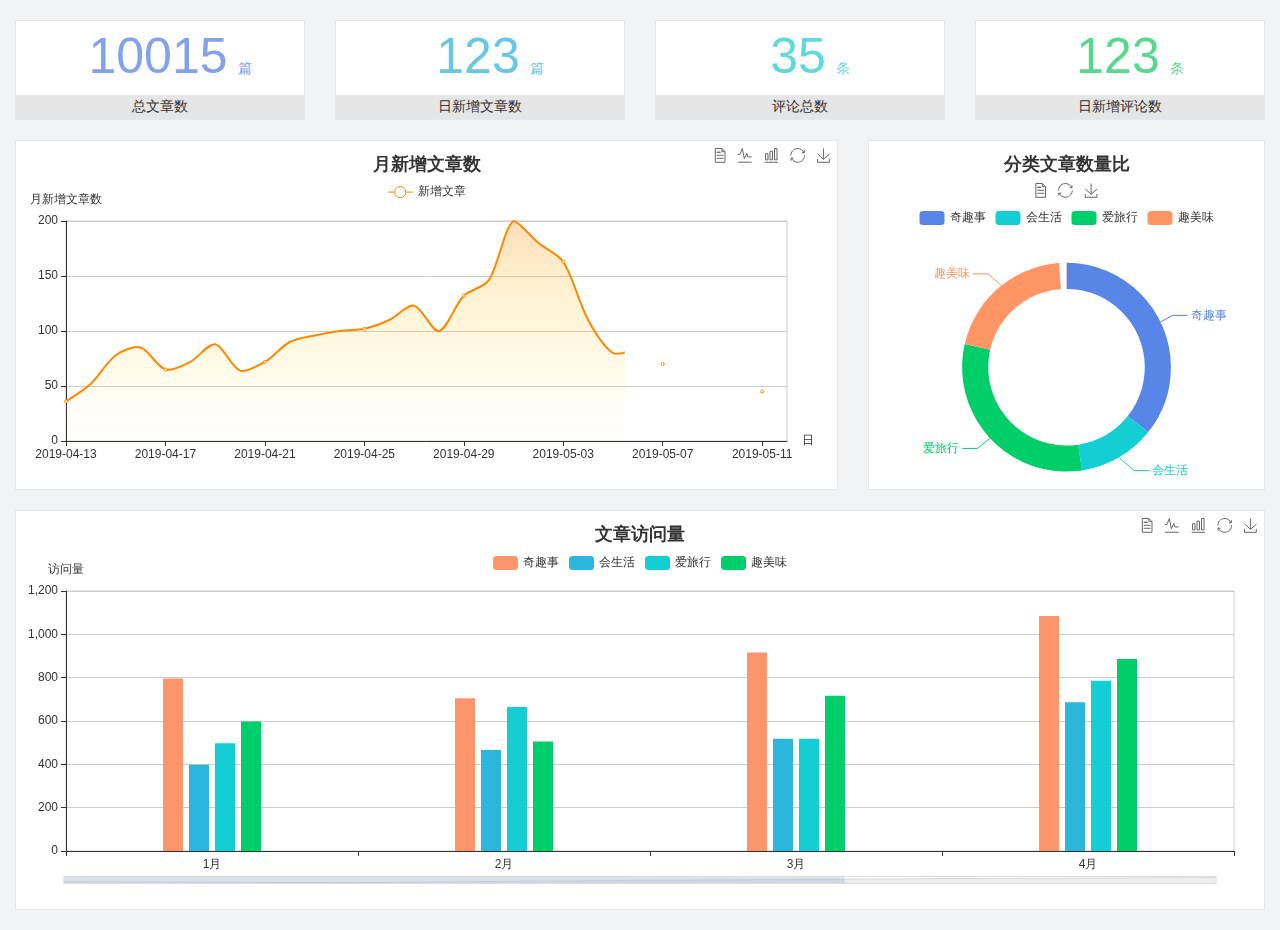
<file: home/dashboard.html>
<!DOCTYPE html>
<html lang="en">

<head>
  <meta charset="UTF-8">
  <meta name="viewport" content="width=device-width, initial-scale=1.0">
  <meta http-equiv="X-UA-Compatible" content="ie=edge">
  <title>图表统计</title>
  <link rel="stylesheet" href="../../assets/lib/bootstrap.css" />
  <link rel="stylesheet" href="../../assets/lib/main.css" />
  <script src="../../assets/lib/jquery.js"></script>
  <script type="text/javascript" src="../../assets/lib/echarts.min.js"></script>
</head>

<body>
  <div class="container-fluid">
    <div class="row spannel_list">
      <div class="col-sm-3 col-xs-6">
        <div class="spannel">
          <em>10015</em><span>篇</span>
          <b>总文章数</b>
        </div>
      </div>
      <div class="col-sm-3 col-xs-6">
        <div class="spannel scolor01">
          <em>123</em><span>篇</span>
          <b>日新增文章数</b>
        </div>
      </div>
      <div class="col-sm-3 col-xs-6">
        <div class="spannel scolor02">
          <em>35</em><span>条</span>
          <b>评论总数</b>
        </div>
      </div>
      <div class="col-sm-3 col-xs-6">
        <div class="spannel scolor03">
          <em>123</em><span>条</span>
          <b>日新增评论数</b>
        </div>
      </div>
    </div>
  </div>

  <div class="container-fluid">
    <div class="row curve-pie">
      <div class="col-lg-8 col-md-8">
        <div class="gragh_pannel" id="curve_show"></div>
      </div>
      <div class="col-lg-4 col-md-4">
        <div class="gragh_pannel" id="pie_show"></div>
      </div>
    </div>
  </div>

  <div class="container-fluid">
    <div class="column_pannel" id="column_show"></div>
  </div>

  <script>
    var oChart = echarts.init(document.getElementById('curve_show'));
    var aList_all = [
      { 'count': 36, 'date': '2019-04-13' },
      { 'count': 52, 'date': '2019-04-14' },
      { 'count': 78, 'date': '2019-04-15' },
      { 'count': 85, 'date': '2019-04-16' },
      { 'count': 65, 'date': '2019-04-17' },
      { 'count': 72, 'date': '2019-04-18' },
      { 'count': 88, 'date': '2019-04-19' },
      { 'count': 64, 'date': '2019-04-20' },
      { 'count': 72, 'date': '2019-04-21' },
      { 'count': 90, 'date': '2019-04-22' },
      { 'count': 96, 'date': '2019-04-23' },
      { 'count': 100, 'date': '2019-04-24' },
      { 'count': 102, 'date': '2019-04-25' },
      { 'count': 110, 'date': '2019-04-26' },
      { 'count': 123, 'date': '2019-04-27' },
      { 'count': 100, 'date': '2019-04-28' },
      { 'count': 132, 'date': '2019-04-29' },
      { 'count': 146, 'date': '2019-04-30' },
      { 'count': 200, 'date': '2019-05-01' },
      { 'count': 180, 'date': '2019-05-02' },
      { 'count': 163, 'date': '2019-05-03' },
      { 'count': 110, 'date': '2019-05-04' },
      { 'count': 80, 'date': '2019-05-05' },
      { 'count': 82, 'date': '2019-05-06' },
      { 'count': 70, 'date': '2019-05-07' },
      { 'count': 65, 'date': '2019-05-08' },
      { 'count': 54, 'date': '2019-05-09' },
      { 'count': 40, 'date': '2019-05-10' },
      { 'count': 45, 'date': '2019-05-11' },
      { 'count': 38, 'date': '2019-05-12' },
    ];

    let aCount = [];
    let aDate = [];

    for (var i = 0; i < aList_all.length; i++) {
      aCount.push(aList_all[i].count);
      aDate.push(aList_all[i].date);
    }

    var chartopt = {
      title: {
        text: '月新增文章数',
        left: 'center',
        top: '10'
      },
      tooltip: {
        trigger: 'axis'
      },
      legend: {
        data: ['新增文章'],
        top: '40'
      },
      toolbox: {
        show: true,
        feature: {
          mark: { show: true },
          dataView: { show: true, readOnly: false },
          magicType: { show: true, type: ['line', 'bar'] },
          restore: { show: true },
          saveAsImage: { show: true }
        }
      },
      calculable: true,
      xAxis: [
        {
          name: '日',
          type: 'category',
          boundaryGap: false,
          data: aDate
        }
      ],
      yAxis: [
        {
          name: '月新增文章数',
          type: 'value'
        }
      ],
      series: [
        {
          name: '新增文章',
          type: 'line',
          smooth: true,
          itemStyle: { normal: { areaStyle: { type: 'default' }, color: '#f80' }, lineStyle: { color: '#f80' } },
          data: aCount
        }],
      areaStyle: {
        normal: {
          color: new echarts.graphic.LinearGradient(0, 0, 0, 1, [{
            offset: 0,
            color: 'rgba(255,136,0,0.39)'
          }, {
            offset: .34,
            color: 'rgba(255,180,0,0.25)'
          }, {
            offset: 1,
            color: 'rgba(255,222,0,0.00)'
          }])

        }
      },
      grid: {
        show: true,
        x: 50,
        x2: 50,
        y: 80,
        height: 220
      }
    };

    oChart.setOption(chartopt);


    var oPie = echarts.init(document.getElementById('pie_show'));
    var oPieopt =
    {
      title: {
        top: 10,
        text: '分类文章数量比',
        x: 'center'
      },
      tooltip: {
        trigger: 'item',
        formatter: "{a} <br/>{b} : {c} ({d}%)"
      },
      color: ['#5885e8', '#13cfd5', '#00ce68', '#ff9565'],
      legend: {
        x: 'center',
        top: 65,
        data: ['奇趣事', '会生活', '爱旅行', '趣美味']
      },
      toolbox: {
        show: true,
        x: 'center',
        top: 35,
        feature: {
          mark: { show: true },
          dataView: { show: true, readOnly: false },
          magicType: {
            show: true,
            type: ['pie', 'funnel'],
            option: {
              funnel: {
                x: '25%',
                width: '50%',
                funnelAlign: 'left',
                max: 1548
              }
            }
          },
          restore: { show: true },
          saveAsImage: { show: true }
        }
      },
      calculable: true,
      series: [
        {
          name: '访问来源',
          type: 'pie',
          radius: ['45%', '60%'],
          center: ['50%', '65%'],
          data: [
            { value: 300, name: '奇趣事' },
            { value: 100, name: '会生活' },
            { value: 260, name: '爱旅行' },
            { value: 180, name: '趣美味' }
          ]
        }
      ]
    };
    oPie.setOption(oPieopt);



    var oColumn = this.echarts.init(document.getElementById('column_show'));
    var oColumnopt =
    {
      title: {
        text: '文章访问量',
        left: 'center',
        top: '10'
      },
      tooltip: {
        trigger: 'axis'
      },
      legend: {
        data: ['奇趣事', '会生活', '爱旅行', '趣美味'],
        top: '40'
      },
      toolbox: {
        show: true,
        feature: {
          mark: { show: true },
          dataView: { show: true, readOnly: false },
          magicType: { show: true, type: ['line', 'bar'] },
          restore: { show: true },
          saveAsImage: { show: true }
        }
      },
      calculable: true,
      xAxis: [
        {
          type: 'category',
          data: ['1月', '2月', '3月', '4月', '5月']
        }
      ],
      yAxis: [
        {
          name: '访问量',
          type: 'value'
        }
      ],
      series: [
        {
          name: '奇趣事',
          type: 'bar',
          barWidth: 20,
          itemStyle: {
            normal: { areaStyle: { type: 'default' }, color: '#fd956a' }
          },
          data: [800, 708, 920, 1090, 1200]
        },
        {
          name: '会生活',
          type: 'bar',
          barWidth: 20,
          itemStyle: {
            normal: { areaStyle: { type: 'default' }, color: '#2bb6db' }
          },
          data: [400, 468, 520, 690, 800]
        },
        {
          name: '爱旅行',
          type: 'bar',
          barWidth: 20,
          itemStyle: {
            normal: { areaStyle: { type: 'default' }, color: '#13cfd5' }
          },
          data: [500, 668, 520, 790, 900]
        },
        {
          name: '趣美味',
          type: 'bar',
          barWidth: 20,
          itemStyle: {
            normal: { areaStyle: { type: 'default' }, color: '#00ce68' }
          },
          data: [600, 508, 720, 890, 1000]
        }
      ],
      grid: {
        show: true,
        x: 50,
        x2: 30,
        y: 80,
        height: 260
      },
      dataZoom: [//给x轴设置滚动条
        {
          start: 0,//默认为0
          end: 100 - 1000 / 31,//默认为100
          type: 'slider',
          show: true,
          xAxisIndex: [0],
          handleSize: 0,//滑动条的 左右2个滑动条的大小
          height: 8,//组件高度
          left: 45, //左边的距离
          right: 50,//右边的距离
          bottom: 26,//右边的距离
          handleColor: '#ddd',//h滑动图标的颜色
          handleStyle: {
            borderColor: "#cacaca",
            borderWidth: "1",
            shadowBlur: 2,
            background: "#ddd",
            shadowColor: "#ddd",
          }
        }]
    };
    oColumn.setOption(oColumnopt);
  </script>
</body>

</html>
</file>
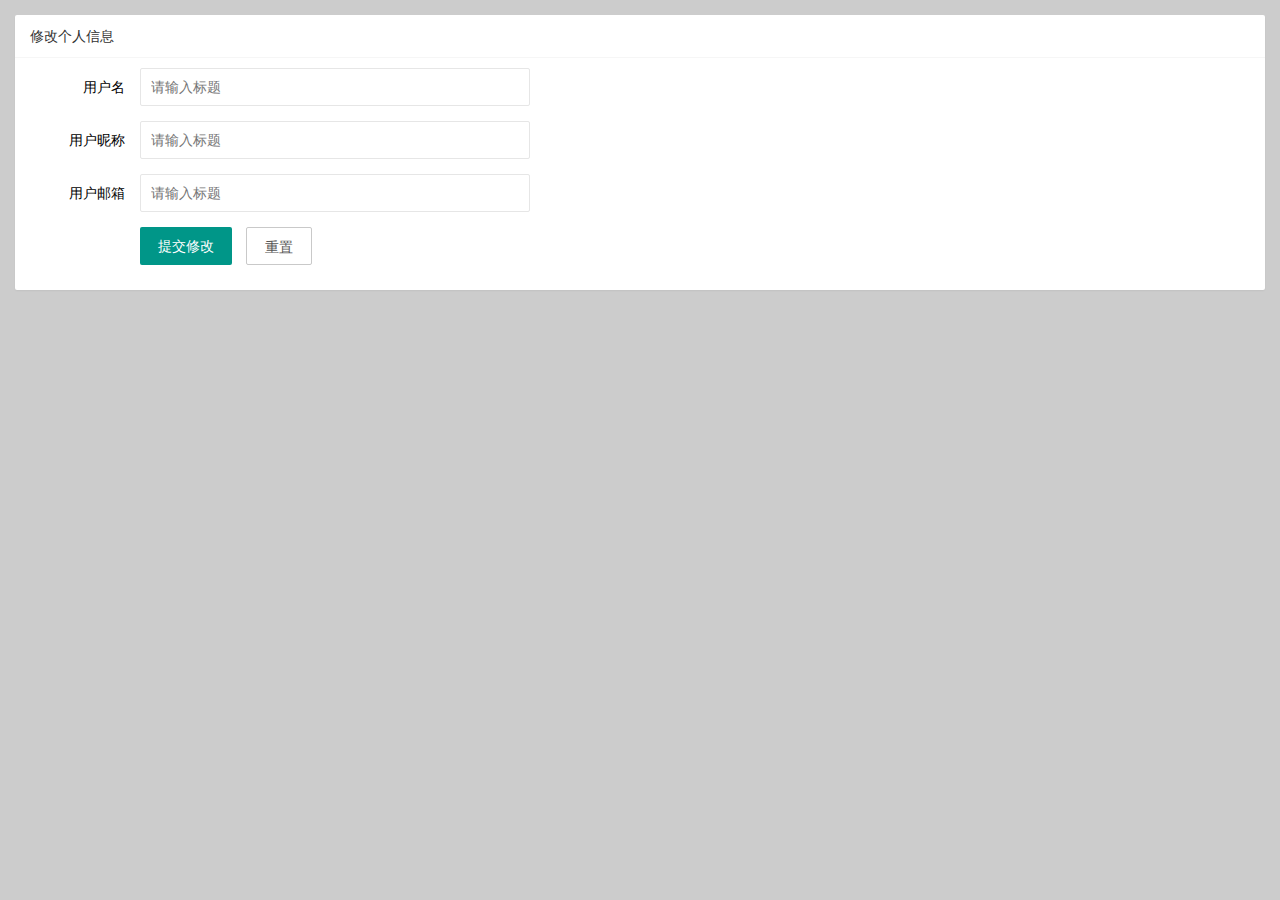
<file: user/user_info.html>
<!DOCTYPE html>
<html lang="en">

<head>
  <meta charset="UTF-8">
  <meta name="viewport" content="width=device-width, initial-scale=1.0">
  <title>基本资料</title>
  <link rel="stylesheet" href="/assets/lib/layui/css/layui.css">
  <link rel="stylesheet" href="/assets/css/user_info.css">
</head>

<body>
  <div class="layui-card">
    <div class="layui-card-header">修改个人信息</div>
    <div class="layui-card-body">
      <!-- 表单框 -->
      <form class="layui-form" lay-filter ='userinfo' id="postuser">
        <!-- id -->
        <input type="hidden" name="id" id="id"/>
        <!-- 用户名 -->
        <div class="layui-form-item">
          <label class="layui-form-label">用户名</label>
          <div class="layui-input-block">
            <input type="text" name="username" required  lay-verify="required" placeholder="请输入标题" autocomplete="off" class="layui-input"
            id="usname" readonly ='true'>
          </div>
        </div>
        <!-- 用户昵称 -->
        <div class="layui-form-item">
          <label class="layui-form-label">用户昵称</label>
          <div class="layui-input-block">
            <input type="text" name="nickname"required  lay-verify="required|nickname" placeholder="请输入标题" autocomplete="off" class="layui-input">
          </div>
        </div>
        <!-- 用户邮箱 -->
        <div class="layui-form-item">
          <label class="layui-form-label">用户邮箱</label>
          <div class="layui-input-block">
            <input type="text" name="email" required  lay-verify="required|email" placeholder="请输入标题" autocomplete="off" class="layui-input">
          </div>
        </div>
        <!-- 提交重置按钮 -->
        <div class="layui-form-item">
          <div class="layui-input-block">
            <button class="layui-btn" lay-submit lay-filter="formDemo">提交修改</button>
            <button type="reset" class="layui-btn layui-btn-primary" id="chongzhi">重置</button>
          </div>
        </div>
        </form>
        <script src="/assets/lib/layui/layui.all.js"></script>
        <script src="/assets/lib/jquery.js"></script>
        <script src="/assets/js/baseapi.js"></script>
        <script src="/assets/js/user_info.js"></script>
</body>

</html>
</file>
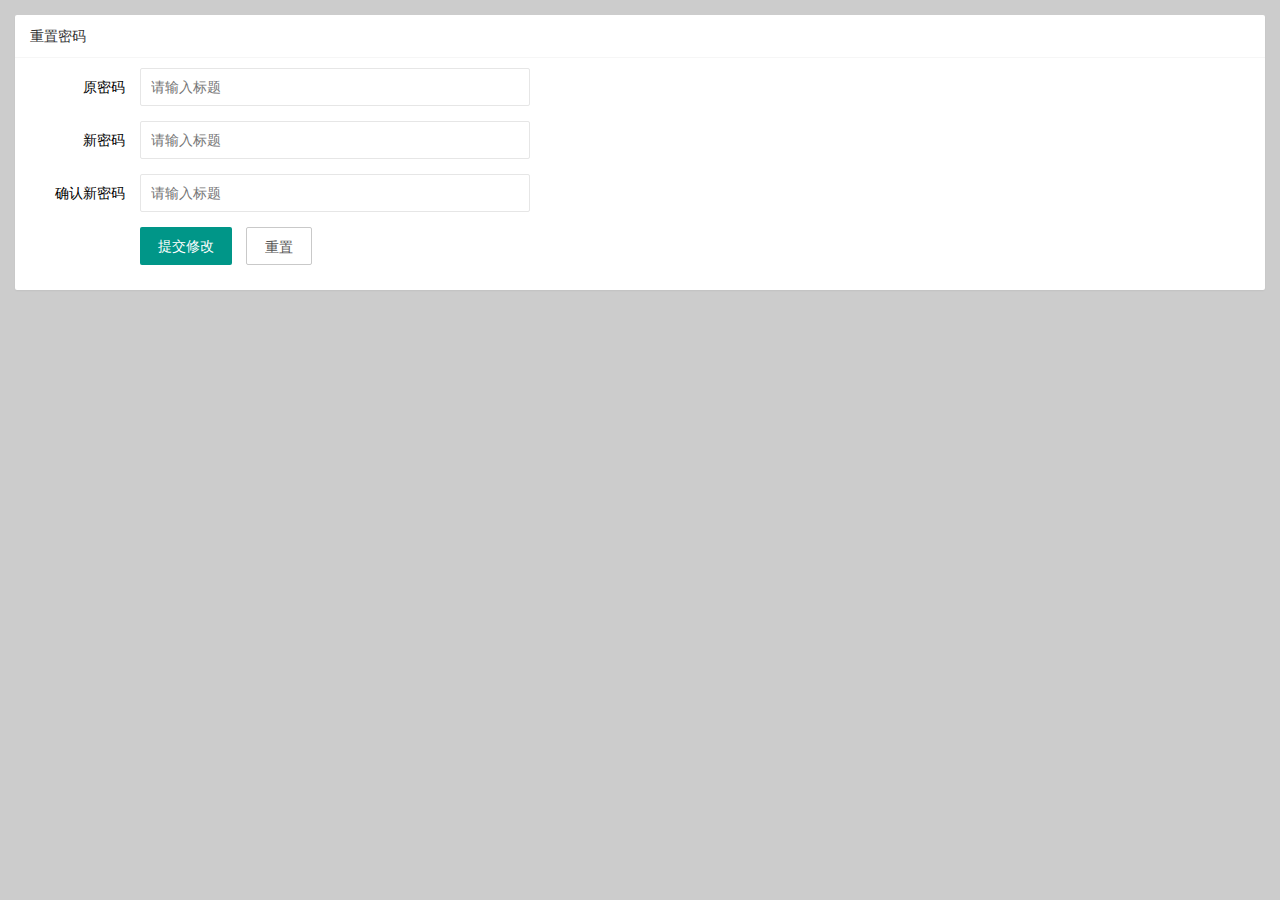
<file: user/user_pwd.html>
<!DOCTYPE html>
<html lang="en">

<head>
    <meta charset="UTF-8">
    <meta name="viewport" content="width=device-width, initial-scale=1.0">
    <title>基本资料</title>
    <link rel="stylesheet" href="/assets/lib/layui/css/layui.css">
    <link rel="stylesheet" href="/assets/css/user_pwd.css">
</head>

<body>
    <div class="layui-card">
        <div class="layui-card-header">重置密码</div>
        <div class="layui-card-body">
            <!-- 表单框 -->
            <form class="layui-form" lay-filter='user_pwd' id="postpwd">
                <!-- id -->
                <input type="hidden" name="id" id="id" />
                <!-- 用户名 -->
                <div class="layui-form-item">
                    <label class="layui-form-label">原密码</label>
                    <div class="layui-input-block">
                        <input type="password" name="oldPwd" required lay-verify="required|pwd" placeholder="请输入标题"
                            autocomplete="off" class="layui-input" >
                    </div>
                </div>
                <!-- 用户昵称 -->
                <div class="layui-form-item">
                    <label class="layui-form-label">新密码</label>
                    <div class="layui-input-block">
                        <input type="password" name="newPwd" required lay-verify="required|pwd|newpwd" placeholder="请输入标题"
                            autocomplete="off" class="layui-input">
                    </div>
                </div>
                <!-- 用户邮箱 -->
                <div class="layui-form-item">
                    <label class="layui-form-label">确认新密码</label>
                    <div class="layui-input-block">
                        <input type="password" name="newPwdagain" required lay-verify="required|pwd|newspwd" placeholder="请输入标题"
                            autocomplete="off" class="layui-input">
                    </div>
                </div>
                <!-- 提交重置按钮 -->
                <div class="layui-form-item">
                    <div class="layui-input-block">
                        <button class="layui-btn" lay-submit lay-filter="formDemo">提交修改</button>
                        <button type="reset" class="layui-btn layui-btn-primary" id="chongzhi">重置</button>
                    </div>
                </div>
            </form>
        </div>
            <script src="/assets/lib/layui/layui.all.js"></script>
            <script src="/assets/lib/jquery.js"></script>
            <script src="/assets/js/baseapi.js"></script>
            <script src="/assets/js/user_pwd.js"></script>
            
</body>

</html>
</file>
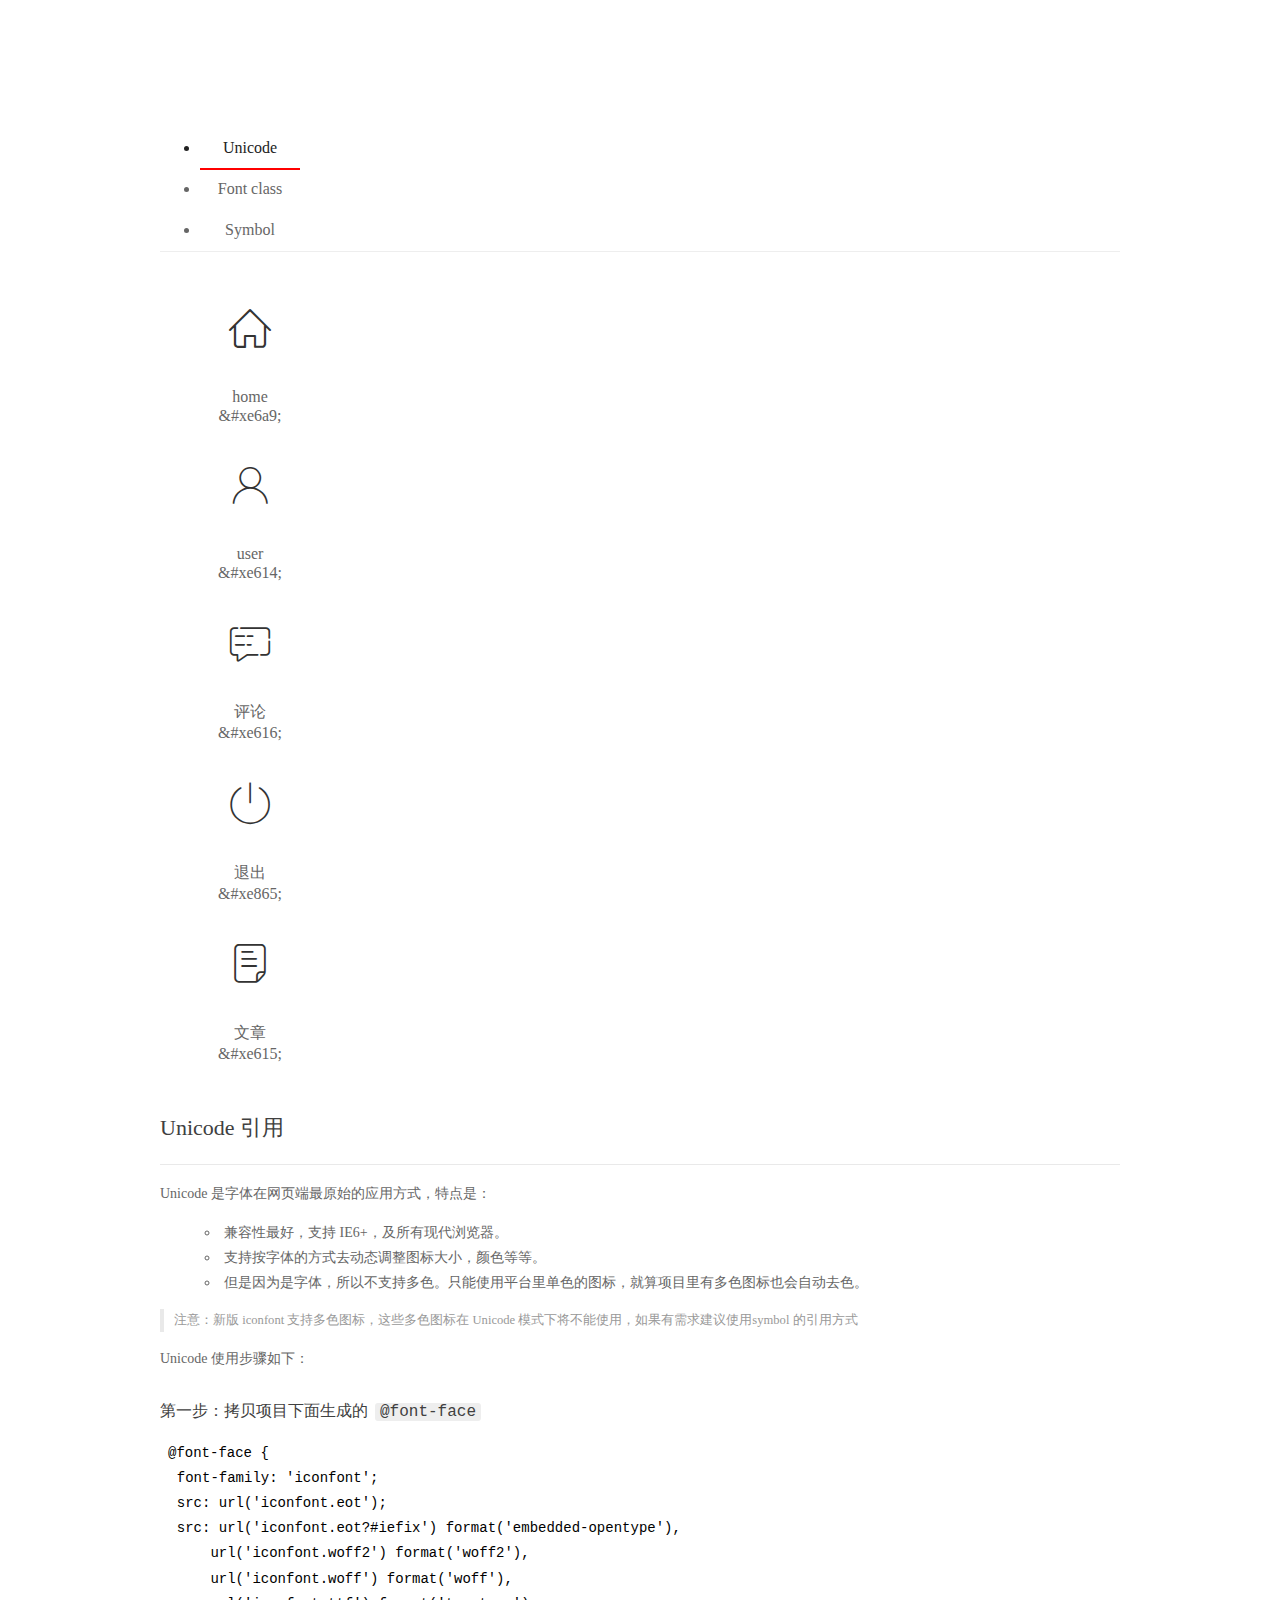
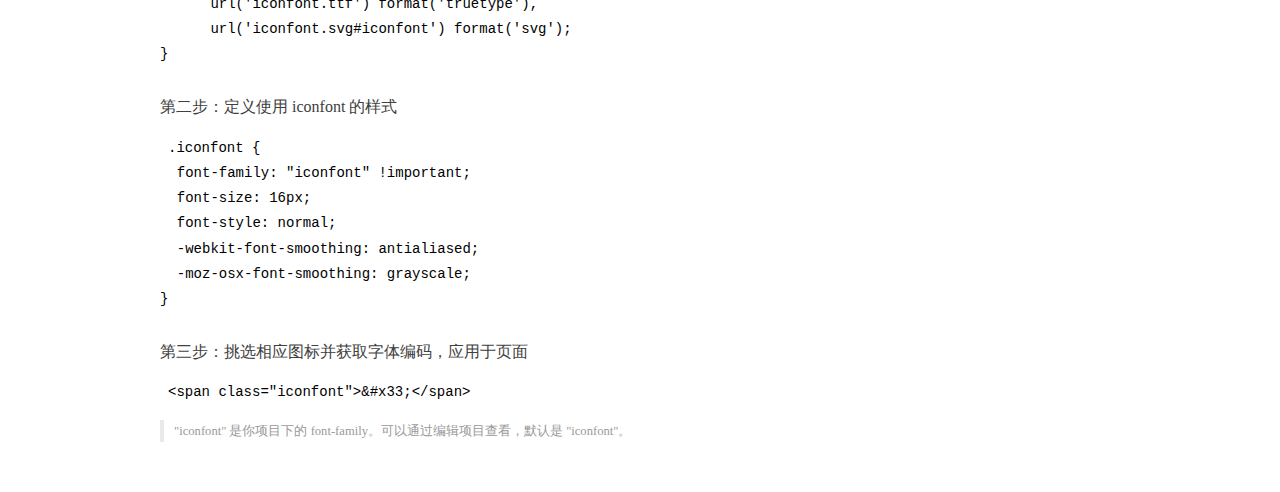
<file: assets/fonts/demo_index.html>
<!DOCTYPE html>
<html>
<head>
  <meta charset="utf-8"/>
  <title>IconFont Demo</title>
  <link rel="shortcut icon" href="https://gtms04.alicdn.com/tps/i4/TB1_oz6GVXXXXaFXpXXJDFnIXXX-64-64.ico" type="image/x-icon"/>
  <link rel="stylesheet" href="https://g.alicdn.com/thx/cube/1.3.2/cube.min.css">
  <link rel="stylesheet" href="demo.css">
  <link rel="stylesheet" href="iconfont.css">
  <script src="iconfont.js"></script>
  <!-- jQuery -->
  <script src="https://a1.alicdn.com/oss/uploads/2018/12/26/7bfddb60-08e8-11e9-9b04-53e73bb6408b.js"></script>
  <!-- 代码高亮 -->
  <script src="https://a1.alicdn.com/oss/uploads/2018/12/26/a3f714d0-08e6-11e9-8a15-ebf944d7534c.js"></script>
</head>
<body>
  <div class="main">
    <h1 class="logo"><a href="https://www.iconfont.cn/" title="iconfont 首页" target="_blank">&#xe86b;</a></h1>
    <div class="nav-tabs">
      <ul id="tabs" class="dib-box">
        <li class="dib active"><span>Unicode</span></li>
        <li class="dib"><span>Font class</span></li>
        <li class="dib"><span>Symbol</span></li>
      </ul>
      
    </div>
    <div class="tab-container">
      <div class="content unicode" style="display: block;">
          <ul class="icon_lists dib-box">
          
            <li class="dib">
              <span class="icon iconfont">&#xe6a9;</span>
                <div class="name">home</div>
                <div class="code-name">&amp;#xe6a9;</div>
              </li>
          
            <li class="dib">
              <span class="icon iconfont">&#xe614;</span>
                <div class="name">user</div>
                <div class="code-name">&amp;#xe614;</div>
              </li>
          
            <li class="dib">
              <span class="icon iconfont">&#xe616;</span>
                <div class="name">评论</div>
                <div class="code-name">&amp;#xe616;</div>
              </li>
          
            <li class="dib">
              <span class="icon iconfont">&#xe865;</span>
                <div class="name">退出</div>
                <div class="code-name">&amp;#xe865;</div>
              </li>
          
            <li class="dib">
              <span class="icon iconfont">&#xe615;</span>
                <div class="name">文章</div>
                <div class="code-name">&amp;#xe615;</div>
              </li>
          
          </ul>
          <div class="article markdown">
          <h2 id="unicode-">Unicode 引用</h2>
          <hr>

          <p>Unicode 是字体在网页端最原始的应用方式，特点是：</p>
          <ul>
            <li>兼容性最好，支持 IE6+，及所有现代浏览器。</li>
            <li>支持按字体的方式去动态调整图标大小，颜色等等。</li>
            <li>但是因为是字体，所以不支持多色。只能使用平台里单色的图标，就算项目里有多色图标也会自动去色。</li>
          </ul>
          <blockquote>
            <p>注意：新版 iconfont 支持多色图标，这些多色图标在 Unicode 模式下将不能使用，如果有需求建议使用symbol 的引用方式</p>
          </blockquote>
          <p>Unicode 使用步骤如下：</p>
          <h3 id="-font-face">第一步：拷贝项目下面生成的 <code>@font-face</code></h3>
<pre><code class="language-css"
>@font-face {
  font-family: 'iconfont';
  src: url('iconfont.eot');
  src: url('iconfont.eot?#iefix') format('embedded-opentype'),
      url('iconfont.woff2') format('woff2'),
      url('iconfont.woff') format('woff'),
      url('iconfont.ttf') format('truetype'),
      url('iconfont.svg#iconfont') format('svg');
}
</code></pre>
          <h3 id="-iconfont-">第二步：定义使用 iconfont 的样式</h3>
<pre><code class="language-css"
>.iconfont {
  font-family: "iconfont" !important;
  font-size: 16px;
  font-style: normal;
  -webkit-font-smoothing: antialiased;
  -moz-osx-font-smoothing: grayscale;
}
</code></pre>
          <h3 id="-">第三步：挑选相应图标并获取字体编码，应用于页面</h3>
<pre>
<code class="language-html"
>&lt;span class="iconfont"&gt;&amp;#x33;&lt;/span&gt;
</code></pre>
          <blockquote>
            <p>"iconfont" 是你项目下的 font-family。可以通过编辑项目查看，默认是 "iconfont"。</p>
          </blockquote>
          </div>
      </div>
      <div class="content font-class">
        <ul class="icon_lists dib-box">
          
          <li class="dib">
            <span class="icon iconfont icon-home"></span>
            <div class="name">
              home
            </div>
            <div class="code-name">.icon-home
            </div>
          </li>
          
          <li class="dib">
            <span class="icon iconfont icon-user"></span>
            <div class="name">
              user
            </div>
            <div class="code-name">.icon-user
            </div>
          </li>
          
          <li class="dib">
            <span class="icon iconfont icon-pinglun"></span>
            <div class="name">
              评论
            </div>
            <div class="code-name">.icon-pinglun
            </div>
          </li>
          
          <li class="dib">
            <span class="icon iconfont icon-tuichu"></span>
            <div class="name">
              退出
            </div>
            <div class="code-name">.icon-tuichu
            </div>
          </li>
          
          <li class="dib">
            <span class="icon iconfont icon-16"></span>
            <div class="name">
              文章
            </div>
            <div class="code-name">.icon-16
            </div>
          </li>
          
        </ul>
        <div class="article markdown">
        <h2 id="font-class-">font-class 引用</h2>
        <hr>

        <p>font-class 是 Unicode 使用方式的一种变种，主要是解决 Unicode 书写不直观，语意不明确的问题。</p>
        <p>与 Unicode 使用方式相比，具有如下特点：</p>
        <ul>
          <li>兼容性良好，支持 IE8+，及所有现代浏览器。</li>
          <li>相比于 Unicode 语意明确，书写更直观。可以很容易分辨这个 icon 是什么。</li>
          <li>因为使用 class 来定义图标，所以当要替换图标时，只需要修改 class 里面的 Unicode 引用。</li>
          <li>不过因为本质上还是使用的字体，所以多色图标还是不支持的。</li>
        </ul>
        <p>使用步骤如下：</p>
        <h3 id="-fontclass-">第一步：引入项目下面生成的 fontclass 代码：</h3>
<pre><code class="language-html">&lt;link rel="stylesheet" href="./iconfont.css"&gt;
</code></pre>
        <h3 id="-">第二步：挑选相应图标并获取类名，应用于页面：</h3>
<pre><code class="language-html">&lt;span class="iconfont icon-xxx"&gt;&lt;/span&gt;
</code></pre>
        <blockquote>
          <p>"
            iconfont" 是你项目下的 font-family。可以通过编辑项目查看，默认是 "iconfont"。</p>
        </blockquote>
      </div>
      </div>
      <div class="content symbol">
          <ul class="icon_lists dib-box">
          
            <li class="dib">
                <svg class="icon svg-icon" aria-hidden="true">
                  <use xlink:href="#icon-home"></use>
                </svg>
                <div class="name">home</div>
                <div class="code-name">#icon-home</div>
            </li>
          
            <li class="dib">
                <svg class="icon svg-icon" aria-hidden="true">
                  <use xlink:href="#icon-user"></use>
                </svg>
                <div class="name">user</div>
                <div class="code-name">#icon-user</div>
            </li>
          
            <li class="dib">
                <svg class="icon svg-icon" aria-hidden="true">
                  <use xlink:href="#icon-pinglun"></use>
                </svg>
                <div class="name">评论</div>
                <div class="code-name">#icon-pinglun</div>
            </li>
          
            <li class="dib">
                <svg class="icon svg-icon" aria-hidden="true">
                  <use xlink:href="#icon-tuichu"></use>
                </svg>
                <div class="name">退出</div>
                <div class="code-name">#icon-tuichu</div>
            </li>
          
            <li class="dib">
                <svg class="icon svg-icon" aria-hidden="true">
                  <use xlink:href="#icon-16"></use>
                </svg>
                <div class="name">文章</div>
                <div class="code-name">#icon-16</div>
            </li>
          
          </ul>
          <div class="article markdown">
          <h2 id="symbol-">Symbol 引用</h2>
          <hr>

          <p>这是一种全新的使用方式，应该说这才是未来的主流，也是平台目前推荐的用法。相关介绍可以参考这篇<a href="">文章</a>
            这种用法其实是做了一个 SVG 的集合，与另外两种相比具有如下特点：</p>
          <ul>
            <li>支持多色图标了，不再受单色限制。</li>
            <li>通过一些技巧，支持像字体那样，通过 <code>font-size</code>, <code>color</code> 来调整样式。</li>
            <li>兼容性较差，支持 IE9+，及现代浏览器。</li>
            <li>浏览器渲染 SVG 的性能一般，还不如 png。</li>
          </ul>
          <p>使用步骤如下：</p>
          <h3 id="-symbol-">第一步：引入项目下面生成的 symbol 代码：</h3>
<pre><code class="language-html">&lt;script src="./iconfont.js"&gt;&lt;/script&gt;
</code></pre>
          <h3 id="-css-">第二步：加入通用 CSS 代码（引入一次就行）：</h3>
<pre><code class="language-html">&lt;style&gt;
.icon {
  width: 1em;
  height: 1em;
  vertical-align: -0.15em;
  fill: currentColor;
  overflow: hidden;
}
&lt;/style&gt;
</code></pre>
          <h3 id="-">第三步：挑选相应图标并获取类名，应用于页面：</h3>
<pre><code class="language-html">&lt;svg class="icon" aria-hidden="true"&gt;
  &lt;use xlink:href="#icon-xxx"&gt;&lt;/use&gt;
&lt;/svg&gt;
</code></pre>
          </div>
      </div>

    </div>
  </div>
  <script>
  $(document).ready(function () {
      $('.tab-container .content:first').show()

      $('#tabs li').click(function (e) {
        var tabContent = $('.tab-container .content')
        var index = $(this).index()

        if ($(this).hasClass('active')) {
          return
        } else {
          $('#tabs li').removeClass('active')
          $(this).addClass('active')

          tabContent.hide().eq(index).fadeIn()
        }
      })
    })
  </script>
</body>
</html>
</file>
<file: assets/lib/main.css>
body{
    font-family:'MicroSoft YaHei';
    background-color: #f2f3f5;
}
.main_wrap{
    position:fixed;
    width:100%;
    height:100%;
    left:0px;
    top:0px;
    background:url('../images/login_bg.jpg'); 
    background-size:100% 100%; 
  }
.header{
    width:1200px;
    overflow: hidden;
    margin:20px auto 0;
}
.heade .logo{
    float: left;
}
.header .copyright{
    float:right;
    font-size:12px;
    color:#fff;
    text-align:right;
    line-height:20px;
    margin-top:10px;
}
.login_form_con{
    position:absolute;
    left:50%;
    top:50%;
    margin-left:-200px;
    margin-top:-155px;
    width:400px;
    height:310px;
    background-color: #edeff0;
}

.login_form{
    position: relative;
}

.login_form .icon-user{
    position:absolute;
    font-size:16px;
    color:#999;
    left:46px;
    top:12px;
}
.login_form .icon-key{
    position:absolute;
    font-size:18px;
    color:#999;
    left:46px;
    top:78px;
}
.login_title{
    height:60px;
    background:url('../images/login_title.png') center center no-repeat #fff;
}
.input_txt,.input_pass,.input_sub{
    display:block;
    width:334px;
    height:37px;
    padding:0px;
    text-indent:40px;
    border:1px solid #ddd;
    margin:27px auto 0;
    outline:none;
}
.input_sub{
    margin-top:40px;
    height:42px;
    background-color: #19b9e7;
    text-indent:0px;
    font-size:18px;
    color:#fff;
    cursor: pointer;
}
.input_sub:hover{
    background-color: #08a0cc;
}

.sider{
    position:fixed;
    left:0;
    top:0;
    bottom:0;
    width:210px;
    background-color: #323745;
}
.sider .logo{
    display:block;
    height:56px;
    background-color: #242732;
    overflow: hidden;
}
.sider .logo img{
    display:block;
    margin:6px auto 0;
}
.user_info{
    height:79px;
    border-bottom:1px solid #5a5e6b;
}

.user_info img{
    float: left;
    width:40px;
    height:40px;
    border-radius:20px;
    margin:19px 0 0 30px;
}
.user_info span{
    float: left;
    width:120px;
    font-size:12px;
    color:#fff;
    margin:23px 0 0 20px;
}
.user_info b{
    float: left;
    width: 120px;
    font-weight:normal;
    font-size:12px;
    color:#adafb5;
    margin:2px 0 0 20px;
}

.menu .level01{
    height:50px;
    line-height:50px;
}
.menu .level01 a{
    display:block;
    height:50px;
    font-size:12px;
    color:#adafb5;
    overflow: hidden;
}
.menu .level01.active a{
    background-color: #1378f0;
    color:#fff;
}
.menu .level01.active i{
    color:#fff;
}

.menu .level01 a:hover{
    background-color: #1378f0;
    color:#fff;
}
.menu .level01 a:hover i{
    color:#fff;
}
.menu .level01 i{
    color:#61646f;
    font-size:22px;
    float: left;
    margin-left:26px;
}
.menu .level01 span{
    float: left;
    margin-left:10px;
}
.menu .level01 b{
    float: right;
    margin-right:20px;
    font-weight:normal;
    transform:rotate(90deg);
    transition:all 500ms ease;
}

.menu .level01 .rotate0{
    transform:rotate(0deg);
}

.menu .level02{
    background: #242732;
    display:none;
}


.menu .level02 li{
    height:40px;
    line-height:40px;
}
.menu .level02 li a{
    display:block;
    height:40px;
    font-size:12px;
    color:#adafb5;
    overflow: hidden;
}

.menu .level02 li a:hover{
    background-color: #1378f0;
    color:#fff;
}

.menu .level02 li i{
    font-size:12px;
    float: left;
    margin-left:60px;
}
.menu .level02 li span{
    font-size:12px;
    float: left;
    margin-left:5px;
}

.menu .level02 .active a{
    color:#ffae00;
}

.header_bar{
    position:fixed;
    left:210px;
    right:0;
    top:0;
    height:56px;
    background-color: #fff;
}

.main{
    position:fixed;
    left:210px;
    top:56px;
    right:0;
    bottom:0;
    background-color: #f2f3f5;
}

.search_form{
    width:218px;
    height:33px;
    border:1px solid #ddd;
    background-color: #f2f3f5;
    border-radius:16px;
    float: left;
    margin:12px 0 0 27px;
}

.search_form input{
    padding:0px;
    margin:0px;
    border:0px;
    float: left;
    background-color: #f2f3f5;
    font-size:12px;
    width:175px;
    height:31px;
    margin-left:12px;
    outline:none;
   
}

.search_form .icon-search{
    line-height:33px;
    cursor: pointer;
    font-size:18px;
    color:#abaebb;
}
.user_center_link{
    float:right;

}
.user_center_link a{
    line-height:56px;
    font-size:12px;
    color:#999;
    margin-right:15px;
}
.user_center_link a:hover{
    color:#ffae00
}

.user_center_link img{
    width:42px;
    height:42px;
    border-radius:32px;
    margin-right:10px;
}

.spannel_list{
    margin-top:20px;
}

.spannel{
	height:100px;
	overflow:hidden;
	text-align:center;
    position:relative;
    background-color: #fff;
    border:1px solid #e7e7e9;
    margin-bottom:20px;
}

.spannel em{
    font-style:normal;
	font-size:50px;
	line-height:50px;
	display:inline-block;
	margin:10px 0 0 20px;
	font-family:'Arial';
	color:#83a2ed;
}

.spannel span{
	font-size:14px;
	display:inline-block;
	color:#83a2ed;
	margin-left:10px;
}

.spannel b{
	position:absolute;
	left:0;
	bottom:0;
	width:100%;
	line-height:24px;
	background:#e5e5e5;
	color:#333;
	font-size:14px;
	font-weight:normal;
}

.scolor01 em,.scolor01 span{
	color:#6ac6e2;
}

.scolor02 em,.scolor02 span{
	color:#5fd9de;
}

.scolor03 em,.scolor03 span{
	color:#58d88e;
}


.gragh_pannel{
    height:350px;
    border:1px solid #e7e7e9;
    background-color: #fff!important; 
    margin-bottom:20px;  
}

.column_pannel{
    margin-bottom:20px;
    height:400px;
    border:1px solid #e7e7e9;
    background-color: #fff!important;   
}

.common_title{
    line-height:42px;
    background-color: #fbfbfb;
    border:1px solid #e7e7e9;
    margin-top:20px;
    text-indent: 15px;
    font-size:14px;
    color:#333;
}

.common_con{
    border:1px solid #e7e7e9;
    border-top:0px;
    background-color: #fff;
    padding-bottom:20px;
    margin-bottom:20px;
}
.opt_btns{
    margin-top:20px;
}

.mp20{
    margin-top:20px;
}

.pagination{   
   margin:0;
}

.article_form{
    margin-top:20px;
}

.form-group{
    margin-bottom:25px;
}

.form-group label{
    font-weight:normal;
    color:#666;
}

.icon-icondate{
    line-height:16px;
}

.user_pic{
    width:100px;
    height:100px;
    margin-bottom:10px;
}

.article_cover{
    width:200px;
    height:200px;
    margin-bottom:10px;
}
</file>
<file: assets/lib/layui/css/layui.css>
/** layui-v2.5.5 MIT License By https://www.layui.com */
 .layui-inline,img{display:inline-block;vertical-align:middle}h1,h2,h3,h4,h5,h6{font-weight:400}.layui-edge,.layui-header,.layui-inline,.layui-main{position:relative}.layui-body,.layui-edge,.layui-elip{overflow:hidden}.layui-btn,.layui-edge,.layui-inline,img{vertical-align:middle}.layui-btn,.layui-disabled,.layui-icon,.layui-unselect{-moz-user-select:none;-webkit-user-select:none;-ms-user-select:none}.layui-elip,.layui-form-checkbox span,.layui-form-pane .layui-form-label{text-overflow:ellipsis;white-space:nowrap}.layui-breadcrumb,.layui-tree-btnGroup{visibility:hidden}blockquote,body,button,dd,div,dl,dt,form,h1,h2,h3,h4,h5,h6,input,li,ol,p,pre,td,textarea,th,ul{margin:0;padding:0;-webkit-tap-highlight-color:rgba(0,0,0,0)}a:active,a:hover{outline:0}img{border:none}li{list-style:none}table{border-collapse:collapse;border-spacing:0}h4,h5,h6{font-size:100%}button,input,optgroup,option,select,textarea{font-family:inherit;font-size:inherit;font-style:inherit;font-weight:inherit;outline:0}pre{white-space:pre-wrap;white-space:-moz-pre-wrap;white-space:-pre-wrap;white-space:-o-pre-wrap;word-wrap:break-word}body{line-height:24px;font:14px Helvetica Neue,Helvetica,PingFang SC,Tahoma,Arial,sans-serif}hr{height:1px;margin:10px 0;border:0;clear:both}a{color:#333;text-decoration:none}a:hover{color:#777}a cite{font-style:normal;*cursor:pointer}.layui-border-box,.layui-border-box *{box-sizing:border-box}.layui-box,.layui-box *{box-sizing:content-box}.layui-clear{clear:both;*zoom:1}.layui-clear:after{content:'\20';clear:both;*zoom:1;display:block;height:0}.layui-inline{*display:inline;*zoom:1}.layui-edge{display:inline-block;width:0;height:0;border-width:6px;border-style:dashed;border-color:transparent}.layui-edge-top{top:-4px;border-bottom-color:#999;border-bottom-style:solid}.layui-edge-right{border-left-color:#999;border-left-style:solid}.layui-edge-bottom{top:2px;border-top-color:#999;border-top-style:solid}.layui-edge-left{border-right-color:#999;border-right-style:solid}.layui-disabled,.layui-disabled:hover{color:#d2d2d2!important;cursor:not-allowed!important}.layui-circle{border-radius:100%}.layui-show{display:block!important}.layui-hide{display:none!important}@font-face{font-family:layui-icon;src:url(../font/iconfont.eot?v=250);src:url(../font/iconfont.eot?v=250#iefix) format('embedded-opentype'),url(../font/iconfont.woff2?v=250) format('woff2'),url(../font/iconfont.woff?v=250) format('woff'),url(../font/iconfont.ttf?v=250) format('truetype'),url(../font/iconfont.svg?v=250#layui-icon) format('svg')}.layui-icon{font-family:layui-icon!important;font-size:16px;font-style:normal;-webkit-font-smoothing:antialiased;-moz-osx-font-smoothing:grayscale}.layui-icon-reply-fill:before{content:"\e611"}.layui-icon-set-fill:before{content:"\e614"}.layui-icon-menu-fill:before{content:"\e60f"}.layui-icon-search:before{content:"\e615"}.layui-icon-share:before{content:"\e641"}.layui-icon-set-sm:before{content:"\e620"}.layui-icon-engine:before{content:"\e628"}.layui-icon-close:before{content:"\1006"}.layui-icon-close-fill:before{content:"\1007"}.layui-icon-chart-screen:before{content:"\e629"}.layui-icon-star:before{content:"\e600"}.layui-icon-circle-dot:before{content:"\e617"}.layui-icon-chat:before{content:"\e606"}.layui-icon-release:before{content:"\e609"}.layui-icon-list:before{content:"\e60a"}.layui-icon-chart:before{content:"\e62c"}.layui-icon-ok-circle:before{content:"\1005"}.layui-icon-layim-theme:before{content:"\e61b"}.layui-icon-table:before{content:"\e62d"}.layui-icon-right:before{content:"\e602"}.layui-icon-left:before{content:"\e603"}.layui-icon-cart-simple:before{content:"\e698"}.layui-icon-face-cry:before{content:"\e69c"}.layui-icon-face-smile:before{content:"\e6af"}.layui-icon-survey:before{content:"\e6b2"}.layui-icon-tree:before{content:"\e62e"}.layui-icon-upload-circle:before{content:"\e62f"}.layui-icon-add-circle:before{content:"\e61f"}.layui-icon-download-circle:before{content:"\e601"}.layui-icon-templeate-1:before{content:"\e630"}.layui-icon-util:before{content:"\e631"}.layui-icon-face-surprised:before{content:"\e664"}.layui-icon-edit:before{content:"\e642"}.layui-icon-speaker:before{content:"\e645"}.layui-icon-down:before{content:"\e61a"}.layui-icon-file:before{content:"\e621"}.layui-icon-layouts:before{content:"\e632"}.layui-icon-rate-half:before{content:"\e6c9"}.layui-icon-add-circle-fine:before{content:"\e608"}.layui-icon-prev-circle:before{content:"\e633"}.layui-icon-read:before{content:"\e705"}.layui-icon-404:before{content:"\e61c"}.layui-icon-carousel:before{content:"\e634"}.layui-icon-help:before{content:"\e607"}.layui-icon-code-circle:before{content:"\e635"}.layui-icon-water:before{content:"\e636"}.layui-icon-username:before{content:"\e66f"}.layui-icon-find-fill:before{content:"\e670"}.layui-icon-about:before{content:"\e60b"}.layui-icon-location:before{content:"\e715"}.layui-icon-up:before{content:"\e619"}.layui-icon-pause:before{content:"\e651"}.layui-icon-date:before{content:"\e637"}.layui-icon-layim-uploadfile:before{content:"\e61d"}.layui-icon-delete:before{content:"\e640"}.layui-icon-play:before{content:"\e652"}.layui-icon-top:before{content:"\e604"}.layui-icon-friends:before{content:"\e612"}.layui-icon-refresh-3:before{content:"\e9aa"}.layui-icon-ok:before{content:"\e605"}.layui-icon-layer:before{content:"\e638"}.layui-icon-face-smile-fine:before{content:"\e60c"}.layui-icon-dollar:before{content:"\e659"}.layui-icon-group:before{content:"\e613"}.layui-icon-layim-download:before{content:"\e61e"}.layui-icon-picture-fine:before{content:"\e60d"}.layui-icon-link:before{content:"\e64c"}.layui-icon-diamond:before{content:"\e735"}.layui-icon-log:before{content:"\e60e"}.layui-icon-rate-solid:before{content:"\e67a"}.layui-icon-fonts-del:before{content:"\e64f"}.layui-icon-unlink:before{content:"\e64d"}.layui-icon-fonts-clear:before{content:"\e639"}.layui-icon-triangle-r:before{content:"\e623"}.layui-icon-circle:before{content:"\e63f"}.layui-icon-radio:before{content:"\e643"}.layui-icon-align-center:before{content:"\e647"}.layui-icon-align-right:before{content:"\e648"}.layui-icon-align-left:before{content:"\e649"}.layui-icon-loading-1:before{content:"\e63e"}.layui-icon-return:before{content:"\e65c"}.layui-icon-fonts-strong:before{content:"\e62b"}.layui-icon-upload:before{content:"\e67c"}.layui-icon-dialogue:before{content:"\e63a"}.layui-icon-video:before{content:"\e6ed"}.layui-icon-headset:before{content:"\e6fc"}.layui-icon-cellphone-fine:before{content:"\e63b"}.layui-icon-add-1:before{content:"\e654"}.layui-icon-face-smile-b:before{content:"\e650"}.layui-icon-fonts-html:before{content:"\e64b"}.layui-icon-form:before{content:"\e63c"}.layui-icon-cart:before{content:"\e657"}.layui-icon-camera-fill:before{content:"\e65d"}.layui-icon-tabs:before{content:"\e62a"}.layui-icon-fonts-code:before{content:"\e64e"}.layui-icon-fire:before{content:"\e756"}.layui-icon-set:before{content:"\e716"}.layui-icon-fonts-u:before{content:"\e646"}.layui-icon-triangle-d:before{content:"\e625"}.layui-icon-tips:before{content:"\e702"}.layui-icon-picture:before{content:"\e64a"}.layui-icon-more-vertical:before{content:"\e671"}.layui-icon-flag:before{content:"\e66c"}.layui-icon-loading:before{content:"\e63d"}.layui-icon-fonts-i:before{content:"\e644"}.layui-icon-refresh-1:before{content:"\e666"}.layui-icon-rmb:before{content:"\e65e"}.layui-icon-home:before{content:"\e68e"}.layui-icon-user:before{content:"\e770"}.layui-icon-notice:before{content:"\e667"}.layui-icon-login-weibo:before{content:"\e675"}.layui-icon-voice:before{content:"\e688"}.layui-icon-upload-drag:before{content:"\e681"}.layui-icon-login-qq:before{content:"\e676"}.layui-icon-snowflake:before{content:"\e6b1"}.layui-icon-file-b:before{content:"\e655"}.layui-icon-template:before{content:"\e663"}.layui-icon-auz:before{content:"\e672"}.layui-icon-console:before{content:"\e665"}.layui-icon-app:before{content:"\e653"}.layui-icon-prev:before{content:"\e65a"}.layui-icon-website:before{content:"\e7ae"}.layui-icon-next:before{content:"\e65b"}.layui-icon-component:before{content:"\e857"}.layui-icon-more:before{content:"\e65f"}.layui-icon-login-wechat:before{content:"\e677"}.layui-icon-shrink-right:before{content:"\e668"}.layui-icon-spread-left:before{content:"\e66b"}.layui-icon-camera:before{content:"\e660"}.layui-icon-note:before{content:"\e66e"}.layui-icon-refresh:before{content:"\e669"}.layui-icon-female:before{content:"\e661"}.layui-icon-male:before{content:"\e662"}.layui-icon-password:before{content:"\e673"}.layui-icon-senior:before{content:"\e674"}.layui-icon-theme:before{content:"\e66a"}.layui-icon-tread:before{content:"\e6c5"}.layui-icon-praise:before{content:"\e6c6"}.layui-icon-star-fill:before{content:"\e658"}.layui-icon-rate:before{content:"\e67b"}.layui-icon-template-1:before{content:"\e656"}.layui-icon-vercode:before{content:"\e679"}.layui-icon-cellphone:before{content:"\e678"}.layui-icon-screen-full:before{content:"\e622"}.layui-icon-screen-restore:before{content:"\e758"}.layui-icon-cols:before{content:"\e610"}.layui-icon-export:before{content:"\e67d"}.layui-icon-print:before{content:"\e66d"}.layui-icon-slider:before{content:"\e714"}.layui-icon-addition:before{content:"\e624"}.layui-icon-subtraction:before{content:"\e67e"}.layui-icon-service:before{content:"\e626"}.layui-icon-transfer:before{content:"\e691"}.layui-main{width:1140px;margin:0 auto}.layui-header{z-index:1000;height:60px}.layui-header a:hover{transition:all .5s;-webkit-transition:all .5s}.layui-side{position:fixed;left:0;top:0;bottom:0;z-index:999;width:200px;overflow-x:hidden}.layui-side-scroll{position:relative;width:220px;height:100%;overflow-x:hidden}.layui-body{position:absolute;left:200px;right:0;top:0;bottom:0;z-index:998;width:auto;overflow-y:auto;box-sizing:border-box}.layui-layout-body{overflow:hidden}.layui-layout-admin .layui-header{background-color:#23262E}.layui-layout-admin .layui-side{top:60px;width:200px;overflow-x:hidden}.layui-layout-admin .layui-body{position:fixed;top:60px;bottom:44px}.layui-layout-admin .layui-main{width:auto;margin:0 15px}.layui-layout-admin .layui-footer{position:fixed;left:200px;right:0;bottom:0;height:44px;line-height:44px;padding:0 15px;background-color:#eee}.layui-layout-admin .layui-logo{position:absolute;left:0;top:0;width:200px;height:100%;line-height:60px;text-align:center;color:#009688;font-size:16px}.layui-layout-admin .layui-header .layui-nav{background:0 0}.layui-layout-left{position:absolute!important;left:200px;top:0}.layui-layout-right{position:absolute!important;right:0;top:0}.layui-container{position:relative;margin:0 auto;padding:0 15px;box-sizing:border-box}.layui-fluid{position:relative;margin:0 auto;padding:0 15px}.layui-row:after,.layui-row:before{content:'';display:block;clear:both}.layui-col-lg1,.layui-col-lg10,.layui-col-lg11,.layui-col-lg12,.layui-col-lg2,.layui-col-lg3,.layui-col-lg4,.layui-col-lg5,.layui-col-lg6,.layui-col-lg7,.layui-col-lg8,.layui-col-lg9,.layui-col-md1,.layui-col-md10,.layui-col-md11,.layui-col-md12,.layui-col-md2,.layui-col-md3,.layui-col-md4,.layui-col-md5,.layui-col-md6,.layui-col-md7,.layui-col-md8,.layui-col-md9,.layui-col-sm1,.layui-col-sm10,.layui-col-sm11,.layui-col-sm12,.layui-col-sm2,.layui-col-sm3,.layui-col-sm4,.layui-col-sm5,.layui-col-sm6,.layui-col-sm7,.layui-col-sm8,.layui-col-sm9,.layui-col-xs1,.layui-col-xs10,.layui-col-xs11,.layui-col-xs12,.layui-col-xs2,.layui-col-xs3,.layui-col-xs4,.layui-col-xs5,.layui-col-xs6,.layui-col-xs7,.layui-col-xs8,.layui-col-xs9{position:relative;display:block;box-sizing:border-box}.layui-col-xs1,.layui-col-xs10,.layui-col-xs11,.layui-col-xs12,.layui-col-xs2,.layui-col-xs3,.layui-col-xs4,.layui-col-xs5,.layui-col-xs6,.layui-col-xs7,.layui-col-xs8,.layui-col-xs9{float:left}.layui-col-xs1{width:8.33333333%}.layui-col-xs2{width:16.66666667%}.layui-col-xs3{width:25%}.layui-col-xs4{width:33.33333333%}.layui-col-xs5{width:41.66666667%}.layui-col-xs6{width:50%}.layui-col-xs7{width:58.33333333%}.layui-col-xs8{width:66.66666667%}.layui-col-xs9{width:75%}.layui-col-xs10{width:83.33333333%}.layui-col-xs11{width:91.66666667%}.layui-col-xs12{width:100%}.layui-col-xs-offset1{margin-left:8.33333333%}.layui-col-xs-offset2{margin-left:16.66666667%}.layui-col-xs-offset3{margin-left:25%}.layui-col-xs-offset4{margin-left:33.33333333%}.layui-col-xs-offset5{margin-left:41.66666667%}.layui-col-xs-offset6{margin-left:50%}.layui-col-xs-offset7{margin-left:58.33333333%}.layui-col-xs-offset8{margin-left:66.66666667%}.layui-col-xs-offset9{margin-left:75%}.layui-col-xs-offset10{margin-left:83.33333333%}.layui-col-xs-offset11{margin-left:91.66666667%}.layui-col-xs-offset12{margin-left:100%}@media screen and (max-width:768px){.layui-hide-xs{display:none!important}.layui-show-xs-block{display:block!important}.layui-show-xs-inline{display:inline!important}.layui-show-xs-inline-block{display:inline-block!important}}@media screen and (min-width:768px){.layui-container{width:750px}.layui-hide-sm{display:none!important}.layui-show-sm-block{display:block!important}.layui-show-sm-inline{display:inline!important}.layui-show-sm-inline-block{display:inline-block!important}.layui-col-sm1,.layui-col-sm10,.layui-col-sm11,.layui-col-sm12,.layui-col-sm2,.layui-col-sm3,.layui-col-sm4,.layui-col-sm5,.layui-col-sm6,.layui-col-sm7,.layui-col-sm8,.layui-col-sm9{float:left}.layui-col-sm1{width:8.33333333%}.layui-col-sm2{width:16.66666667%}.layui-col-sm3{width:25%}.layui-col-sm4{width:33.33333333%}.layui-col-sm5{width:41.66666667%}.layui-col-sm6{width:50%}.layui-col-sm7{width:58.33333333%}.layui-col-sm8{width:66.66666667%}.layui-col-sm9{width:75%}.layui-col-sm10{width:83.33333333%}.layui-col-sm11{width:91.66666667%}.layui-col-sm12{width:100%}.layui-col-sm-offset1{margin-left:8.33333333%}.layui-col-sm-offset2{margin-left:16.66666667%}.layui-col-sm-offset3{margin-left:25%}.layui-col-sm-offset4{margin-left:33.33333333%}.layui-col-sm-offset5{margin-left:41.66666667%}.layui-col-sm-offset6{margin-left:50%}.layui-col-sm-offset7{margin-left:58.33333333%}.layui-col-sm-offset8{margin-left:66.66666667%}.layui-col-sm-offset9{margin-left:75%}.layui-col-sm-offset10{margin-left:83.33333333%}.layui-col-sm-offset11{margin-left:91.66666667%}.layui-col-sm-offset12{margin-left:100%}}@media screen and (min-width:992px){.layui-container{width:970px}.layui-hide-md{display:none!important}.layui-show-md-block{display:block!important}.layui-show-md-inline{display:inline!important}.layui-show-md-inline-block{display:inline-block!important}.layui-col-md1,.layui-col-md10,.layui-col-md11,.layui-col-md12,.layui-col-md2,.layui-col-md3,.layui-col-md4,.layui-col-md5,.layui-col-md6,.layui-col-md7,.layui-col-md8,.layui-col-md9{float:left}.layui-col-md1{width:8.33333333%}.layui-col-md2{width:16.66666667%}.layui-col-md3{width:25%}.layui-col-md4{width:33.33333333%}.layui-col-md5{width:41.66666667%}.layui-col-md6{width:50%}.layui-col-md7{width:58.33333333%}.layui-col-md8{width:66.66666667%}.layui-col-md9{width:75%}.layui-col-md10{width:83.33333333%}.layui-col-md11{width:91.66666667%}.layui-col-md12{width:100%}.layui-col-md-offset1{margin-left:8.33333333%}.layui-col-md-offset2{margin-left:16.66666667%}.layui-col-md-offset3{margin-left:25%}.layui-col-md-offset4{margin-left:33.33333333%}.layui-col-md-offset5{margin-left:41.66666667%}.layui-col-md-offset6{margin-left:50%}.layui-col-md-offset7{margin-left:58.33333333%}.layui-col-md-offset8{margin-left:66.66666667%}.layui-col-md-offset9{margin-left:75%}.layui-col-md-offset10{margin-left:83.33333333%}.layui-col-md-offset11{margin-left:91.66666667%}.layui-col-md-offset12{margin-left:100%}}@media screen and (min-width:1200px){.layui-container{width:1170px}.layui-hide-lg{display:none!important}.layui-show-lg-block{display:block!important}.layui-show-lg-inline{display:inline!important}.layui-show-lg-inline-block{display:inline-block!important}.layui-col-lg1,.layui-col-lg10,.layui-col-lg11,.layui-col-lg12,.layui-col-lg2,.layui-col-lg3,.layui-col-lg4,.layui-col-lg5,.layui-col-lg6,.layui-col-lg7,.layui-col-lg8,.layui-col-lg9{float:left}.layui-col-lg1{width:8.33333333%}.layui-col-lg2{width:16.66666667%}.layui-col-lg3{width:25%}.layui-col-lg4{width:33.33333333%}.layui-col-lg5{width:41.66666667%}.layui-col-lg6{width:50%}.layui-col-lg7{width:58.33333333%}.layui-col-lg8{width:66.66666667%}.layui-col-lg9{width:75%}.layui-col-lg10{width:83.33333333%}.layui-col-lg11{width:91.66666667%}.layui-col-lg12{width:100%}.layui-col-lg-offset1{margin-left:8.33333333%}.layui-col-lg-offset2{margin-left:16.66666667%}.layui-col-lg-offset3{margin-left:25%}.layui-col-lg-offset4{margin-left:33.33333333%}.layui-col-lg-offset5{margin-left:41.66666667%}.layui-col-lg-offset6{margin-left:50%}.layui-col-lg-offset7{margin-left:58.33333333%}.layui-col-lg-offset8{margin-left:66.66666667%}.layui-col-lg-offset9{margin-left:75%}.layui-col-lg-offset10{margin-left:83.33333333%}.layui-col-lg-offset11{margin-left:91.66666667%}.layui-col-lg-offset12{margin-left:100%}}.layui-col-space1{margin:-.5px}.layui-col-space1>*{padding:.5px}.layui-col-space3{margin:-1.5px}.layui-col-space3>*{padding:1.5px}.layui-col-space5{margin:-2.5px}.layui-col-space5>*{padding:2.5px}.layui-col-space8{margin:-3.5px}.layui-col-space8>*{padding:3.5px}.layui-col-space10{margin:-5px}.layui-col-space10>*{padding:5px}.layui-col-space12{margin:-6px}.layui-col-space12>*{padding:6px}.layui-col-space15{margin:-7.5px}.layui-col-space15>*{padding:7.5px}.layui-col-space18{margin:-9px}.layui-col-space18>*{padding:9px}.layui-col-space20{margin:-10px}.layui-col-space20>*{padding:10px}.layui-col-space22{margin:-11px}.layui-col-space22>*{padding:11px}.layui-col-space25{margin:-12.5px}.layui-col-space25>*{padding:12.5px}.layui-col-space30{margin:-15px}.layui-col-space30>*{padding:15px}.layui-btn,.layui-input,.layui-select,.layui-textarea,.layui-upload-button{outline:0;-webkit-appearance:none;transition:all .3s;-webkit-transition:all .3s;box-sizing:border-box}.layui-elem-quote{margin-bottom:10px;padding:15px;line-height:22px;border-left:5px solid #009688;border-radius:0 2px 2px 0;background-color:#f2f2f2}.layui-quote-nm{border-style:solid;border-width:1px 1px 1px 5px;background:0 0}.layui-elem-field{margin-bottom:10px;padding:0;border-width:1px;border-style:solid}.layui-elem-field legend{margin-left:20px;padding:0 10px;font-size:20px;font-weight:300}.layui-field-title{margin:10px 0 20px;border-width:1px 0 0}.layui-field-box{padding:10px 15px}.layui-field-title .layui-field-box{padding:10px 0}.layui-progress{position:relative;height:6px;border-radius:20px;background-color:#e2e2e2}.layui-progress-bar{position:absolute;left:0;top:0;width:0;max-width:100%;height:6px;border-radius:20px;text-align:right;background-color:#5FB878;transition:all .3s;-webkit-transition:all .3s}.layui-progress-big,.layui-progress-big .layui-progress-bar{height:18px;line-height:18px}.layui-progress-text{position:relative;top:-20px;line-height:18px;font-size:12px;color:#666}.layui-progress-big .layui-progress-text{position:static;padding:0 10px;color:#fff}.layui-collapse{border-width:1px;border-style:solid;border-radius:2px}.layui-colla-content,.layui-colla-item{border-top-width:1px;border-top-style:solid}.layui-colla-item:first-child{border-top:none}.layui-colla-title{position:relative;height:42px;line-height:42px;padding:0 15px 0 35px;color:#333;background-color:#f2f2f2;cursor:pointer;font-size:14px;overflow:hidden}.layui-colla-content{display:none;padding:10px 15px;line-height:22px;color:#666}.layui-colla-icon{position:absolute;left:15px;top:0;font-size:14px}.layui-card{margin-bottom:15px;border-radius:2px;background-color:#fff;box-shadow:0 1px 2px 0 rgba(0,0,0,.05)}.layui-card:last-child{margin-bottom:0}.layui-card-header{position:relative;height:42px;line-height:42px;padding:0 15px;border-bottom:1px solid #f6f6f6;color:#333;border-radius:2px 2px 0 0;font-size:14px}.layui-bg-black,.layui-bg-blue,.layui-bg-cyan,.layui-bg-green,.layui-bg-orange,.layui-bg-red{color:#fff!important}.layui-card-body{position:relative;padding:10px 15px;line-height:24px}.layui-card-body[pad15]{padding:15px}.layui-card-body[pad20]{padding:20px}.layui-card-body .layui-table{margin:5px 0}.layui-card .layui-tab{margin:0}.layui-panel-window{position:relative;padding:15px;border-radius:0;border-top:5px solid #E6E6E6;background-color:#fff}.layui-auxiliar-moving{position:fixed;left:0;right:0;top:0;bottom:0;width:100%;height:100%;background:0 0;z-index:9999999999}.layui-form-label,.layui-form-mid,.layui-form-select,.layui-input-block,.layui-input-inline,.layui-textarea{position:relative}.layui-bg-red{background-color:#FF5722!important}.layui-bg-orange{background-color:#FFB800!important}.layui-bg-green{background-color:#009688!important}.layui-bg-cyan{background-color:#2F4056!important}.layui-bg-blue{background-color:#1E9FFF!important}.layui-bg-black{background-color:#393D49!important}.layui-bg-gray{background-color:#eee!important;color:#666!important}.layui-badge-rim,.layui-colla-content,.layui-colla-item,.layui-collapse,.layui-elem-field,.layui-form-pane .layui-form-item[pane],.layui-form-pane .layui-form-label,.layui-input,.layui-layedit,.layui-layedit-tool,.layui-quote-nm,.layui-select,.layui-tab-bar,.layui-tab-card,.layui-tab-title,.layui-tab-title .layui-this:after,.layui-textarea{border-color:#e6e6e6}.layui-timeline-item:before,hr{background-color:#e6e6e6}.layui-text{line-height:22px;font-size:14px;color:#666}.layui-text h1,.layui-text h2,.layui-text h3{font-weight:500;color:#333}.layui-text h1{font-size:30px}.layui-text h2{font-size:24px}.layui-text h3{font-size:18px}.layui-text a:not(.layui-btn){color:#01AAED}.layui-text a:not(.layui-btn):hover{text-decoration:underline}.layui-text ul{padding:5px 0 5px 15px}.layui-text ul li{margin-top:5px;list-style-type:disc}.layui-text em,.layui-word-aux{color:#999!important;padding:0 5px!important}.layui-btn{display:inline-block;height:38px;line-height:38px;padding:0 18px;background-color:#009688;color:#fff;white-space:nowrap;text-align:center;font-size:14px;border:none;border-radius:2px;cursor:pointer}.layui-btn:hover{opacity:.8;filter:alpha(opacity=80);color:#fff}.layui-btn:active{opacity:1;filter:alpha(opacity=100)}.layui-btn+.layui-btn{margin-left:10px}.layui-btn-container{font-size:0}.layui-btn-container .layui-btn{margin-right:10px;margin-bottom:10px}.layui-btn-container .layui-btn+.layui-btn{margin-left:0}.layui-table .layui-btn-container .layui-btn{margin-bottom:9px}.layui-btn-radius{border-radius:100px}.layui-btn .layui-icon{margin-right:3px;font-size:18px;vertical-align:bottom;vertical-align:middle\9}.layui-btn-primary{border:1px solid #C9C9C9;background-color:#fff;color:#555}.layui-btn-primary:hover{border-color:#009688;color:#333}.layui-btn-normal{background-color:#1E9FFF}.layui-btn-warm{background-color:#FFB800}.layui-btn-danger{background-color:#FF5722}.layui-btn-checked{background-color:#5FB878}.layui-btn-disabled,.layui-btn-disabled:active,.layui-btn-disabled:hover{border:1px solid #e6e6e6;background-color:#FBFBFB;color:#C9C9C9;cursor:not-allowed;opacity:1}.layui-btn-lg{height:44px;line-height:44px;padding:0 25px;font-size:16px}.layui-btn-sm{height:30px;line-height:30px;padding:0 10px;font-size:12px}.layui-btn-sm i{font-size:16px!important}.layui-btn-xs{height:22px;line-height:22px;padding:0 5px;font-size:12px}.layui-btn-xs i{font-size:14px!important}.layui-btn-group{display:inline-block;vertical-align:middle;font-size:0}.layui-btn-group .layui-btn{margin-left:0!important;margin-right:0!important;border-left:1px solid rgba(255,255,255,.5);border-radius:0}.layui-btn-group .layui-btn-primary{border-left:none}.layui-btn-group .layui-btn-primary:hover{border-color:#C9C9C9;color:#009688}.layui-btn-group .layui-btn:first-child{border-left:none;border-radius:2px 0 0 2px}.layui-btn-group .layui-btn-primary:first-child{border-left:1px solid #c9c9c9}.layui-btn-group .layui-btn:last-child{border-radius:0 2px 2px 0}.layui-btn-group .layui-btn+.layui-btn{margin-left:0}.layui-btn-group+.layui-btn-group{margin-left:10px}.layui-btn-fluid{width:100%}.layui-input,.layui-select,.layui-textarea{height:38px;line-height:1.3;line-height:38px\9;border-width:1px;border-style:solid;background-color:#fff;border-radius:2px}.layui-input::-webkit-input-placeholder,.layui-select::-webkit-input-placeholder,.layui-textarea::-webkit-input-placeholder{line-height:1.3}.layui-input,.layui-textarea{display:block;width:100%;padding-left:10px}.layui-input:hover,.layui-textarea:hover{border-color:#D2D2D2!important}.layui-input:focus,.layui-textarea:focus{border-color:#C9C9C9!important}.layui-textarea{min-height:100px;height:auto;line-height:20px;padding:6px 10px;resize:vertical}.layui-select{padding:0 10px}.layui-form input[type=checkbox],.layui-form input[type=radio],.layui-form select{display:none}.layui-form [lay-ignore]{display:initial}.layui-form-item{margin-bottom:15px;clear:both;*zoom:1}.layui-form-item:after{content:'\20';clear:both;*zoom:1;display:block;height:0}.layui-form-label{float:left;display:block;padding:9px 15px;width:80px;font-weight:400;line-height:20px;text-align:right}.layui-form-label-col{display:block;float:none;padding:9px 0;line-height:20px;text-align:left}.layui-form-item .layui-inline{margin-bottom:5px;margin-right:10px}.layui-input-block{margin-left:110px;min-height:36px}.layui-input-inline{display:inline-block;vertical-align:middle}.layui-form-item .layui-input-inline{float:left;width:190px;margin-right:10px}.layui-form-text .layui-input-inline{width:auto}.layui-form-mid{float:left;display:block;padding:9px 0!important;line-height:20px;margin-right:10px}.layui-form-danger+.layui-form-select .layui-input,.layui-form-danger:focus{border-color:#FF5722!important}.layui-form-select .layui-input{padding-right:30px;cursor:pointer}.layui-form-select .layui-edge{position:absolute;right:10px;top:50%;margin-top:-3px;cursor:pointer;border-width:6px;border-top-color:#c2c2c2;border-top-style:solid;transition:all .3s;-webkit-transition:all .3s}.layui-form-select dl{display:none;position:absolute;left:0;top:42px;padding:5px 0;z-index:899;min-width:100%;border:1px solid #d2d2d2;max-height:300px;overflow-y:auto;background-color:#fff;border-radius:2px;box-shadow:0 2px 4px rgba(0,0,0,.12);box-sizing:border-box}.layui-form-select dl dd,.layui-form-select dl dt{padding:0 10px;line-height:36px;white-space:nowrap;overflow:hidden;text-overflow:ellipsis}.layui-form-select dl dt{font-size:12px;color:#999}.layui-form-select dl dd{cursor:pointer}.layui-form-select dl dd:hover{background-color:#f2f2f2;-webkit-transition:.5s all;transition:.5s all}.layui-form-select .layui-select-group dd{padding-left:20px}.layui-form-select dl dd.layui-select-tips{padding-left:10px!important;color:#999}.layui-form-select dl dd.layui-this{background-color:#5FB878;color:#fff}.layui-form-checkbox,.layui-form-select dl dd.layui-disabled{background-color:#fff}.layui-form-selected dl{display:block}.layui-form-checkbox,.layui-form-checkbox *,.layui-form-switch{display:inline-block;vertical-align:middle}.layui-form-selected .layui-edge{margin-top:-9px;-webkit-transform:rotate(180deg);transform:rotate(180deg);margin-top:-3px\9}:root .layui-form-selected .layui-edge{margin-top:-9px\0/IE9}.layui-form-selectup dl{top:auto;bottom:42px}.layui-select-none{margin:5px 0;text-align:center;color:#999}.layui-select-disabled .layui-disabled{border-color:#eee!important}.layui-select-disabled .layui-edge{border-top-color:#d2d2d2}.layui-form-checkbox{position:relative;height:30px;line-height:30px;margin-right:10px;padding-right:30px;cursor:pointer;font-size:0;-webkit-transition:.1s linear;transition:.1s linear;box-sizing:border-box}.layui-form-checkbox span{padding:0 10px;height:100%;font-size:14px;border-radius:2px 0 0 2px;background-color:#d2d2d2;color:#fff;overflow:hidden}.layui-form-checkbox:hover span{background-color:#c2c2c2}.layui-form-checkbox i{position:absolute;right:0;top:0;width:30px;height:28px;border:1px solid #d2d2d2;border-left:none;border-radius:0 2px 2px 0;color:#fff;font-size:20px;text-align:center}.layui-form-checkbox:hover i{border-color:#c2c2c2;color:#c2c2c2}.layui-form-checked,.layui-form-checked:hover{border-color:#5FB878}.layui-form-checked span,.layui-form-checked:hover span{background-color:#5FB878}.layui-form-checked i,.layui-form-checked:hover i{color:#5FB878}.layui-form-item .layui-form-checkbox{margin-top:4px}.layui-form-checkbox[lay-skin=primary]{height:auto!important;line-height:normal!important;min-width:18px;min-height:18px;border:none!important;margin-right:0;padding-left:28px;padding-right:0;background:0 0}.layui-form-checkbox[lay-skin=primary] span{padding-left:0;padding-right:15px;line-height:18px;background:0 0;color:#666}.layui-form-checkbox[lay-skin=primary] i{right:auto;left:0;width:16px;height:16px;line-height:16px;border:1px solid #d2d2d2;font-size:12px;border-radius:2px;background-color:#fff;-webkit-transition:.1s linear;transition:.1s linear}.layui-form-checkbox[lay-skin=primary]:hover i{border-color:#5FB878;color:#fff}.layui-form-checked[lay-skin=primary] i{border-color:#5FB878!important;background-color:#5FB878;color:#fff}.layui-checkbox-disbaled[lay-skin=primary] span{background:0 0!important;color:#c2c2c2}.layui-checkbox-disbaled[lay-skin=primary]:hover i{border-color:#d2d2d2}.layui-form-item .layui-form-checkbox[lay-skin=primary]{margin-top:10px}.layui-form-switch{position:relative;height:22px;line-height:22px;min-width:35px;padding:0 5px;margin-top:8px;border:1px solid #d2d2d2;border-radius:20px;cursor:pointer;background-color:#fff;-webkit-transition:.1s linear;transition:.1s linear}.layui-form-switch i{position:absolute;left:5px;top:3px;width:16px;height:16px;border-radius:20px;background-color:#d2d2d2;-webkit-transition:.1s linear;transition:.1s linear}.layui-form-switch em{position:relative;top:0;width:25px;margin-left:21px;padding:0!important;text-align:center!important;color:#999!important;font-style:normal!important;font-size:12px}.layui-form-onswitch{border-color:#5FB878;background-color:#5FB878}.layui-checkbox-disbaled,.layui-checkbox-disbaled i{border-color:#e2e2e2!important}.layui-form-onswitch i{left:100%;margin-left:-21px;background-color:#fff}.layui-form-onswitch em{margin-left:5px;margin-right:21px;color:#fff!important}.layui-checkbox-disbaled span{background-color:#e2e2e2!important}.layui-checkbox-disbaled:hover i{color:#fff!important}[lay-radio]{display:none}.layui-form-radio,.layui-form-radio *{display:inline-block;vertical-align:middle}.layui-form-radio{line-height:28px;margin:6px 10px 0 0;padding-right:10px;cursor:pointer;font-size:0}.layui-form-radio *{font-size:14px}.layui-form-radio>i{margin-right:8px;font-size:22px;color:#c2c2c2}.layui-form-radio>i:hover,.layui-form-radioed>i{color:#5FB878}.layui-radio-disbaled>i{color:#e2e2e2!important}.layui-form-pane .layui-form-label{width:110px;padding:8px 15px;height:38px;line-height:20px;border-width:1px;border-style:solid;border-radius:2px 0 0 2px;text-align:center;background-color:#FBFBFB;overflow:hidden;box-sizing:border-box}.layui-form-pane .layui-input-inline{margin-left:-1px}.layui-form-pane .layui-input-block{margin-left:110px;left:-1px}.layui-form-pane .layui-input{border-radius:0 2px 2px 0}.layui-form-pane .layui-form-text .layui-form-label{float:none;width:100%;border-radius:2px;box-sizing:border-box;text-align:left}.layui-form-pane .layui-form-text .layui-input-inline{display:block;margin:0;top:-1px;clear:both}.layui-form-pane .layui-form-text .layui-input-block{margin:0;left:0;top:-1px}.layui-form-pane .layui-form-text .layui-textarea{min-height:100px;border-radius:0 0 2px 2px}.layui-form-pane .layui-form-checkbox{margin:4px 0 4px 10px}.layui-form-pane .layui-form-radio,.layui-form-pane .layui-form-switch{margin-top:6px;margin-left:10px}.layui-form-pane .layui-form-item[pane]{position:relative;border-width:1px;border-style:solid}.layui-form-pane .layui-form-item[pane] .layui-form-label{position:absolute;left:0;top:0;height:100%;border-width:0 1px 0 0}.layui-form-pane .layui-form-item[pane] .layui-input-inline{margin-left:110px}@media screen and (max-width:450px){.layui-form-item .layui-form-label{text-overflow:ellipsis;overflow:hidden;white-space:nowrap}.layui-form-item .layui-inline{display:block;margin-right:0;margin-bottom:20px;clear:both}.layui-form-item .layui-inline:after{content:'\20';clear:both;display:block;height:0}.layui-form-item .layui-input-inline{display:block;float:none;left:-3px;width:auto;margin:0 0 10px 112px}.layui-form-item .layui-input-inline+.layui-form-mid{margin-left:110px;top:-5px;padding:0}.layui-form-item .layui-form-checkbox{margin-right:5px;margin-bottom:5px}}.layui-layedit{border-width:1px;border-style:solid;border-radius:2px}.layui-layedit-tool{padding:3px 5px;border-bottom-width:1px;border-bottom-style:solid;font-size:0}.layedit-tool-fixed{position:fixed;top:0;border-top:1px solid #e2e2e2}.layui-layedit-tool .layedit-tool-mid,.layui-layedit-tool .layui-icon{display:inline-block;vertical-align:middle;text-align:center;font-size:14px}.layui-layedit-tool .layui-icon{position:relative;width:32px;height:30px;line-height:30px;margin:3px 5px;color:#777;cursor:pointer;border-radius:2px}.layui-layedit-tool .layui-icon:hover{color:#393D49}.layui-layedit-tool .layui-icon:active{color:#000}.layui-layedit-tool .layedit-tool-active{background-color:#e2e2e2;color:#000}.layui-layedit-tool .layui-disabled,.layui-layedit-tool .layui-disabled:hover{color:#d2d2d2;cursor:not-allowed}.layui-layedit-tool .layedit-tool-mid{width:1px;height:18px;margin:0 10px;background-color:#d2d2d2}.layedit-tool-html{width:50px!important;font-size:30px!important}.layedit-tool-b,.layedit-tool-code,.layedit-tool-help{font-size:16px!important}.layedit-tool-d,.layedit-tool-face,.layedit-tool-image,.layedit-tool-unlink{font-size:18px!important}.layedit-tool-image input{position:absolute;font-size:0;left:0;top:0;width:100%;height:100%;opacity:.01;filter:Alpha(opacity=1);cursor:pointer}.layui-layedit-iframe iframe{display:block;width:100%}#LAY_layedit_code{overflow:hidden}.layui-laypage{display:inline-block;*display:inline;*zoom:1;vertical-align:middle;margin:10px 0;font-size:0}.layui-laypage>a:first-child,.layui-laypage>a:first-child em{border-radius:2px 0 0 2px}.layui-laypage>a:last-child,.layui-laypage>a:last-child em{border-radius:0 2px 2px 0}.layui-laypage>:first-child{margin-left:0!important}.layui-laypage>:last-child{margin-right:0!important}.layui-laypage a,.layui-laypage button,.layui-laypage input,.layui-laypage select,.layui-laypage span{border:1px solid #e2e2e2}.layui-laypage a,.layui-laypage span{display:inline-block;*display:inline;*zoom:1;vertical-align:middle;padding:0 15px;height:28px;line-height:28px;margin:0 -1px 5px 0;background-color:#fff;color:#333;font-size:12px}.layui-flow-more a *,.layui-laypage input,.layui-table-view select[lay-ignore]{display:inline-block}.layui-laypage a:hover{color:#009688}.layui-laypage em{font-style:normal}.layui-laypage .layui-laypage-spr{color:#999;font-weight:700}.layui-laypage a{text-decoration:none}.layui-laypage .layui-laypage-curr{position:relative}.layui-laypage .layui-laypage-curr em{position:relative;color:#fff}.layui-laypage .layui-laypage-curr .layui-laypage-em{position:absolute;left:-1px;top:-1px;padding:1px;width:100%;height:100%;background-color:#009688}.layui-laypage-em{border-radius:2px}.layui-laypage-next em,.layui-laypage-prev em{font-family:Sim sun;font-size:16px}.layui-laypage .layui-laypage-count,.layui-laypage .layui-laypage-limits,.layui-laypage .layui-laypage-refresh,.layui-laypage .layui-laypage-skip{margin-left:10px;margin-right:10px;padding:0;border:none}.layui-laypage .layui-laypage-limits,.layui-laypage .layui-laypage-refresh{vertical-align:top}.layui-laypage .layui-laypage-refresh i{font-size:18px;cursor:pointer}.layui-laypage select{height:22px;padding:3px;border-radius:2px;cursor:pointer}.layui-laypage .layui-laypage-skip{height:30px;line-height:30px;color:#999}.layui-laypage button,.layui-laypage input{height:30px;line-height:30px;border-radius:2px;vertical-align:top;background-color:#fff;box-sizing:border-box}.layui-laypage input{width:40px;margin:0 10px;padding:0 3px;text-align:center}.layui-laypage input:focus,.layui-laypage select:focus{border-color:#009688!important}.layui-laypage button{margin-left:10px;padding:0 10px;cursor:pointer}.layui-table,.layui-table-view{margin:10px 0}.layui-flow-more{margin:10px 0;text-align:center;color:#999;font-size:14px}.layui-flow-more a{height:32px;line-height:32px}.layui-flow-more a *{vertical-align:top}.layui-flow-more a cite{padding:0 20px;border-radius:3px;background-color:#eee;color:#333;font-style:normal}.layui-flow-more a cite:hover{opacity:.8}.layui-flow-more a i{font-size:30px;color:#737383}.layui-table{width:100%;background-color:#fff;color:#666}.layui-table tr{transition:all .3s;-webkit-transition:all .3s}.layui-table th{text-align:left;font-weight:400}.layui-table tbody tr:hover,.layui-table thead tr,.layui-table-click,.layui-table-header,.layui-table-hover,.layui-table-mend,.layui-table-patch,.layui-table-tool,.layui-table-total,.layui-table-total tr,.layui-table[lay-even] tr:nth-child(even){background-color:#f2f2f2}.layui-table td,.layui-table th,.layui-table-col-set,.layui-table-fixed-r,.layui-table-grid-down,.layui-table-header,.layui-table-page,.layui-table-tips-main,.layui-table-tool,.layui-table-total,.layui-table-view,.layui-table[lay-skin=line],.layui-table[lay-skin=row]{border-width:1px;border-style:solid;border-color:#e6e6e6}.layui-table td,.layui-table th{position:relative;padding:9px 15px;min-height:20px;line-height:20px;font-size:14px}.layui-table[lay-skin=line] td,.layui-table[lay-skin=line] th{border-width:0 0 1px}.layui-table[lay-skin=row] td,.layui-table[lay-skin=row] th{border-width:0 1px 0 0}.layui-table[lay-skin=nob] td,.layui-table[lay-skin=nob] th{border:none}.layui-table img{max-width:100px}.layui-table[lay-size=lg] td,.layui-table[lay-size=lg] th{padding:15px 30px}.layui-table-view .layui-table[lay-size=lg] .layui-table-cell{height:40px;line-height:40px}.layui-table[lay-size=sm] td,.layui-table[lay-size=sm] th{font-size:12px;padding:5px 10px}.layui-table-view .layui-table[lay-size=sm] .layui-table-cell{height:20px;line-height:20px}.layui-table[lay-data]{display:none}.layui-table-box{position:relative;overflow:hidden}.layui-table-view .layui-table{position:relative;width:auto;margin:0}.layui-table-view .layui-table[lay-skin=line]{border-width:0 1px 0 0}.layui-table-view .layui-table[lay-skin=row]{border-width:0 0 1px}.layui-table-view .layui-table td,.layui-table-view .layui-table th{padding:5px 0;border-top:none;border-left:none}.layui-table-view .layui-table th.layui-unselect .layui-table-cell span{cursor:pointer}.layui-table-view .layui-table td{cursor:default}.layui-table-view .layui-table td[data-edit=text]{cursor:text}.layui-table-view .layui-form-checkbox[lay-skin=primary] i{width:18px;height:18px}.layui-table-view .layui-form-radio{line-height:0;padding:0}.layui-table-view .layui-form-radio>i{margin:0;font-size:20px}.layui-table-init{position:absolute;left:0;top:0;width:100%;height:100%;text-align:center;z-index:110}.layui-table-init .layui-icon{position:absolute;left:50%;top:50%;margin:-15px 0 0 -15px;font-size:30px;color:#c2c2c2}.layui-table-header{border-width:0 0 1px;overflow:hidden}.layui-table-header .layui-table{margin-bottom:-1px}.layui-table-tool .layui-inline[lay-event]{position:relative;width:26px;height:26px;padding:5px;line-height:16px;margin-right:10px;text-align:center;color:#333;border:1px solid #ccc;cursor:pointer;-webkit-transition:.5s all;transition:.5s all}.layui-table-tool .layui-inline[lay-event]:hover{border:1px solid #999}.layui-table-tool-temp{padding-right:120px}.layui-table-tool-self{position:absolute;right:17px;top:10px}.layui-table-tool .layui-table-tool-self .layui-inline[lay-event]{margin:0 0 0 10px}.layui-table-tool-panel{position:absolute;top:29px;left:-1px;padding:5px 0;min-width:150px;min-height:40px;border:1px solid #d2d2d2;text-align:left;overflow-y:auto;background-color:#fff;box-shadow:0 2px 4px rgba(0,0,0,.12)}.layui-table-cell,.layui-table-tool-panel li{overflow:hidden;text-overflow:ellipsis;white-space:nowrap}.layui-table-tool-panel li{padding:0 10px;line-height:30px;-webkit-transition:.5s all;transition:.5s all}.layui-table-tool-panel li .layui-form-checkbox[lay-skin=primary]{width:100%;padding-left:28px}.layui-table-tool-panel li:hover{background-color:#f2f2f2}.layui-table-tool-panel li .layui-form-checkbox[lay-skin=primary] i{position:absolute;left:0;top:0}.layui-table-tool-panel li .layui-form-checkbox[lay-skin=primary] span{padding:0}.layui-table-tool .layui-table-tool-self .layui-table-tool-panel{left:auto;right:-1px}.layui-table-col-set{position:absolute;right:0;top:0;width:20px;height:100%;border-width:0 0 0 1px;background-color:#fff}.layui-table-sort{width:10px;height:20px;margin-left:5px;cursor:pointer!important}.layui-table-sort .layui-edge{position:absolute;left:5px;border-width:5px}.layui-table-sort .layui-table-sort-asc{top:3px;border-top:none;border-bottom-style:solid;border-bottom-color:#b2b2b2}.layui-table-sort .layui-table-sort-asc:hover{border-bottom-color:#666}.layui-table-sort .layui-table-sort-desc{bottom:5px;border-bottom:none;border-top-style:solid;border-top-color:#b2b2b2}.layui-table-sort .layui-table-sort-desc:hover{border-top-color:#666}.layui-table-sort[lay-sort=asc] .layui-table-sort-asc{border-bottom-color:#000}.layui-table-sort[lay-sort=desc] .layui-table-sort-desc{border-top-color:#000}.layui-table-cell{height:28px;line-height:28px;padding:0 15px;position:relative;box-sizing:border-box}.layui-table-cell .layui-form-checkbox[lay-skin=primary]{top:-1px;padding:0}.layui-table-cell .layui-table-link{color:#01AAED}.laytable-cell-checkbox,.laytable-cell-numbers,.laytable-cell-radio,.laytable-cell-space{padding:0;text-align:center}.layui-table-body{position:relative;overflow:auto;margin-right:-1px;margin-bottom:-1px}.layui-table-body .layui-none{line-height:26px;padding:15px;text-align:center;color:#999}.layui-table-fixed{position:absolute;left:0;top:0;z-index:101}.layui-table-fixed .layui-table-body{overflow:hidden}.layui-table-fixed-l{box-shadow:0 -1px 8px rgba(0,0,0,.08)}.layui-table-fixed-r{left:auto;right:-1px;border-width:0 0 0 1px;box-shadow:-1px 0 8px rgba(0,0,0,.08)}.layui-table-fixed-r .layui-table-header{position:relative;overflow:visible}.layui-table-mend{position:absolute;right:-49px;top:0;height:100%;width:50px}.layui-table-tool{position:relative;z-index:890;width:100%;min-height:50px;line-height:30px;padding:10px 15px;border-width:0 0 1px}.layui-table-tool .layui-btn-container{margin-bottom:-10px}.layui-table-page,.layui-table-total{border-width:1px 0 0;margin-bottom:-1px;overflow:hidden}.layui-table-page{position:relative;width:100%;padding:7px 7px 0;height:41px;font-size:12px;white-space:nowrap}.layui-table-page>div{height:26px}.layui-table-page .layui-laypage{margin:0}.layui-table-page .layui-laypage a,.layui-table-page .layui-laypage span{height:26px;line-height:26px;margin-bottom:10px;border:none;background:0 0}.layui-table-page .layui-laypage a,.layui-table-page .layui-laypage span.layui-laypage-curr{padding:0 12px}.layui-table-page .layui-laypage span{margin-left:0;padding:0}.layui-table-page .layui-laypage .layui-laypage-prev{margin-left:-7px!important}.layui-table-page .layui-laypage .layui-laypage-curr .layui-laypage-em{left:0;top:0;padding:0}.layui-table-page .layui-laypage button,.layui-table-page .layui-laypage input{height:26px;line-height:26px}.layui-table-page .layui-laypage input{width:40px}.layui-table-page .layui-laypage button{padding:0 10px}.layui-table-page select{height:18px}.layui-table-patch .layui-table-cell{padding:0;width:30px}.layui-table-edit{position:absolute;left:0;top:0;width:100%;height:100%;padding:0 14px 1px;border-radius:0;box-shadow:1px 1px 20px rgba(0,0,0,.15)}.layui-table-edit:focus{border-color:#5FB878!important}select.layui-table-edit{padding:0 0 0 10px;border-color:#C9C9C9}.layui-table-view .layui-form-checkbox,.layui-table-view .layui-form-radio,.layui-table-view .layui-form-switch{top:0;margin:0;box-sizing:content-box}.layui-table-view .layui-form-checkbox{top:-1px;height:26px;line-height:26px}.layui-table-view .layui-form-checkbox i{height:26px}.layui-table-grid .layui-table-cell{overflow:visible}.layui-table-grid-down{position:absolute;top:0;right:0;width:26px;height:100%;padding:5px 0;border-width:0 0 0 1px;text-align:center;background-color:#fff;color:#999;cursor:pointer}.layui-table-grid-down .layui-icon{position:absolute;top:50%;left:50%;margin:-8px 0 0 -8px}.layui-table-grid-down:hover{background-color:#fbfbfb}body .layui-table-tips .layui-layer-content{background:0 0;padding:0;box-shadow:0 1px 6px rgba(0,0,0,.12)}.layui-table-tips-main{margin:-44px 0 0 -1px;max-height:150px;padding:8px 15px;font-size:14px;overflow-y:scroll;background-color:#fff;color:#666}.layui-table-tips-c{position:absolute;right:-3px;top:-13px;width:20px;height:20px;padding:3px;cursor:pointer;background-color:#666;border-radius:50%;color:#fff}.layui-table-tips-c:hover{background-color:#777}.layui-table-tips-c:before{position:relative;right:-2px}.layui-upload-file{display:none!important;opacity:.01;filter:Alpha(opacity=1)}.layui-upload-drag,.layui-upload-form,.layui-upload-wrap{display:inline-block}.layui-upload-list{margin:10px 0}.layui-upload-choose{padding:0 10px;color:#999}.layui-upload-drag{position:relative;padding:30px;border:1px dashed #e2e2e2;background-color:#fff;text-align:center;cursor:pointer;color:#999}.layui-upload-drag .layui-icon{font-size:50px;color:#009688}.layui-upload-drag[lay-over]{border-color:#009688}.layui-upload-iframe{position:absolute;width:0;height:0;border:0;visibility:hidden}.layui-upload-wrap{position:relative;vertical-align:middle}.layui-upload-wrap .layui-upload-file{display:block!important;position:absolute;left:0;top:0;z-index:10;font-size:100px;width:100%;height:100%;opacity:.01;filter:Alpha(opacity=1);cursor:pointer}.layui-transfer-active,.layui-transfer-box{display:inline-block;vertical-align:middle}.layui-transfer-box,.layui-transfer-header,.layui-transfer-search{border-width:0;border-style:solid;border-color:#e6e6e6}.layui-transfer-box{position:relative;border-width:1px;width:200px;height:360px;border-radius:2px;background-color:#fff}.layui-transfer-box .layui-form-checkbox{width:100%;margin:0!important}.layui-transfer-header{height:38px;line-height:38px;padding:0 10px;border-bottom-width:1px}.layui-transfer-search{position:relative;padding:10px;border-bottom-width:1px}.layui-transfer-search .layui-input{height:32px;padding-left:30px;font-size:12px}.layui-transfer-search .layui-icon-search{position:absolute;left:20px;top:50%;margin-top:-8px;color:#666}.layui-transfer-active{margin:0 15px}.layui-transfer-active .layui-btn{display:block;margin:0;padding:0 15px;background-color:#5FB878;border-color:#5FB878;color:#fff}.layui-transfer-active .layui-btn-disabled{background-color:#FBFBFB;border-color:#e6e6e6;color:#C9C9C9}.layui-transfer-active .layui-btn:first-child{margin-bottom:15px}.layui-transfer-active .layui-btn .layui-icon{margin:0;font-size:14px!important}.layui-transfer-data{padding:5px 0;overflow:auto}.layui-transfer-data li{height:32px;line-height:32px;padding:0 10px}.layui-transfer-data li:hover{background-color:#f2f2f2;transition:.5s all}.layui-transfer-data .layui-none{padding:15px 10px;text-align:center;color:#999}.layui-nav{position:relative;padding:0 20px;background-color:#393D49;color:#fff;border-radius:2px;font-size:0;box-sizing:border-box}.layui-nav *{font-size:14px}.layui-nav .layui-nav-item{position:relative;display:inline-block;*display:inline;*zoom:1;vertical-align:middle;line-height:60px}.layui-nav .layui-nav-item a{display:block;padding:0 20px;color:#fff;color:rgba(255,255,255,.7);transition:all .3s;-webkit-transition:all .3s}.layui-nav .layui-this:after,.layui-nav-bar,.layui-nav-tree .layui-nav-itemed:after{position:absolute;left:0;top:0;width:0;height:5px;background-color:#5FB878;transition:all .2s;-webkit-transition:all .2s}.layui-nav-bar{z-index:1000}.layui-nav .layui-nav-item a:hover,.layui-nav .layui-this a{color:#fff}.layui-nav .layui-this:after{content:'';top:auto;bottom:0;width:100%}.layui-nav-img{width:30px;height:30px;margin-right:10px;border-radius:50%}.layui-nav .layui-nav-more{content:'';width:0;height:0;border-style:solid dashed dashed;border-color:#fff transparent transparent;overflow:hidden;cursor:pointer;transition:all .2s;-webkit-transition:all .2s;position:absolute;top:50%;right:3px;margin-top:-3px;border-width:6px;border-top-color:rgba(255,255,255,.7)}.layui-nav .layui-nav-mored,.layui-nav-itemed>a .layui-nav-more{margin-top:-9px;border-style:dashed dashed solid;border-color:transparent transparent #fff}.layui-nav-child{display:none;position:absolute;left:0;top:65px;min-width:100%;line-height:36px;padding:5px 0;box-shadow:0 2px 4px rgba(0,0,0,.12);border:1px solid #d2d2d2;background-color:#fff;z-index:100;border-radius:2px;white-space:nowrap}.layui-nav .layui-nav-child a{color:#333}.layui-nav .layui-nav-child a:hover{background-color:#f2f2f2;color:#000}.layui-nav-child dd{position:relative}.layui-nav .layui-nav-child dd.layui-this a,.layui-nav-child dd.layui-this{background-color:#5FB878;color:#fff}.layui-nav-child dd.layui-this:after{display:none}.layui-nav-tree{width:200px;padding:0}.layui-nav-tree .layui-nav-item{display:block;width:100%;line-height:45px}.layui-nav-tree .layui-nav-item a{position:relative;height:45px;line-height:45px;text-overflow:ellipsis;overflow:hidden;white-space:nowrap}.layui-nav-tree .layui-nav-item a:hover{background-color:#4E5465}.layui-nav-tree .layui-nav-bar{width:5px;height:0;background-color:#009688}.layui-nav-tree .layui-nav-child dd.layui-this,.layui-nav-tree .layui-nav-child dd.layui-this a,.layui-nav-tree .layui-this,.layui-nav-tree .layui-this>a,.layui-nav-tree .layui-this>a:hover{background-color:#009688;color:#fff}.layui-nav-tree .layui-this:after{display:none}.layui-nav-itemed>a,.layui-nav-tree .layui-nav-title a,.layui-nav-tree .layui-nav-title a:hover{color:#fff!important}.layui-nav-tree .layui-nav-child{position:relative;z-index:0;top:0;border:none;box-shadow:none}.layui-nav-tree .layui-nav-child a{height:40px;line-height:40px;color:#fff;color:rgba(255,255,255,.7)}.layui-nav-tree .layui-nav-child,.layui-nav-tree .layui-nav-child a:hover{background:0 0;color:#fff}.layui-nav-tree .layui-nav-more{right:10px}.layui-nav-itemed>.layui-nav-child{display:block;padding:0;background-color:rgba(0,0,0,.3)!important}.layui-nav-itemed>.layui-nav-child>.layui-this>.layui-nav-child{display:block}.layui-nav-side{position:fixed;top:0;bottom:0;left:0;overflow-x:hidden;z-index:999}.layui-bg-blue .layui-nav-bar,.layui-bg-blue .layui-nav-itemed:after,.layui-bg-blue .layui-this:after{background-color:#93D1FF}.layui-bg-blue .layui-nav-child dd.layui-this{background-color:#1E9FFF}.layui-bg-blue .layui-nav-itemed>a,.layui-nav-tree.layui-bg-blue .layui-nav-title a,.layui-nav-tree.layui-bg-blue .layui-nav-title a:hover{background-color:#007DDB!important}.layui-breadcrumb{font-size:0}.layui-breadcrumb>*{font-size:14px}.layui-breadcrumb a{color:#999!important}.layui-breadcrumb a:hover{color:#5FB878!important}.layui-breadcrumb a cite{color:#666;font-style:normal}.layui-breadcrumb span[lay-separator]{margin:0 10px;color:#999}.layui-tab{margin:10px 0;text-align:left!important}.layui-tab[overflow]>.layui-tab-title{overflow:hidden}.layui-tab-title{position:relative;left:0;height:40px;white-space:nowrap;font-size:0;border-bottom-width:1px;border-bottom-style:solid;transition:all .2s;-webkit-transition:all .2s}.layui-tab-title li{display:inline-block;*display:inline;*zoom:1;vertical-align:middle;font-size:14px;transition:all .2s;-webkit-transition:all .2s;position:relative;line-height:40px;min-width:65px;padding:0 15px;text-align:center;cursor:pointer}.layui-tab-title li a{display:block}.layui-tab-title .layui-this{color:#000}.layui-tab-title .layui-this:after{position:absolute;left:0;top:0;content:'';width:100%;height:41px;border-width:1px;border-style:solid;border-bottom-color:#fff;border-radius:2px 2px 0 0;box-sizing:border-box;pointer-events:none}.layui-tab-bar{position:absolute;right:0;top:0;z-index:10;width:30px;height:39px;line-height:39px;border-width:1px;border-style:solid;border-radius:2px;text-align:center;background-color:#fff;cursor:pointer}.layui-tab-bar .layui-icon{position:relative;display:inline-block;top:3px;transition:all .3s;-webkit-transition:all .3s}.layui-tab-item{display:none}.layui-tab-more{padding-right:30px;height:auto!important;white-space:normal!important}.layui-tab-more li.layui-this:after{border-bottom-color:#e2e2e2;border-radius:2px}.layui-tab-more .layui-tab-bar .layui-icon{top:-2px;top:3px\9;-webkit-transform:rotate(180deg);transform:rotate(180deg)}:root .layui-tab-more .layui-tab-bar .layui-icon{top:-2px\0/IE9}.layui-tab-content{padding:10px}.layui-tab-title li .layui-tab-close{position:relative;display:inline-block;width:18px;height:18px;line-height:20px;margin-left:8px;top:1px;text-align:center;font-size:14px;color:#c2c2c2;transition:all .2s;-webkit-transition:all .2s}.layui-tab-title li .layui-tab-close:hover{border-radius:2px;background-color:#FF5722;color:#fff}.layui-tab-brief>.layui-tab-title .layui-this{color:#009688}.layui-tab-brief>.layui-tab-more li.layui-this:after,.layui-tab-brief>.layui-tab-title .layui-this:after{border:none;border-radius:0;border-bottom:2px solid #5FB878}.layui-tab-brief[overflow]>.layui-tab-title .layui-this:after{top:-1px}.layui-tab-card{border-width:1px;border-style:solid;border-radius:2px;box-shadow:0 2px 5px 0 rgba(0,0,0,.1)}.layui-tab-card>.layui-tab-title{background-color:#f2f2f2}.layui-tab-card>.layui-tab-title li{margin-right:-1px;margin-left:-1px}.layui-tab-card>.layui-tab-title .layui-this{background-color:#fff}.layui-tab-card>.layui-tab-title .layui-this:after{border-top:none;border-width:1px;border-bottom-color:#fff}.layui-tab-card>.layui-tab-title .layui-tab-bar{height:40px;line-height:40px;border-radius:0;border-top:none;border-right:none}.layui-tab-card>.layui-tab-more .layui-this{background:0 0;color:#5FB878}.layui-tab-card>.layui-tab-more .layui-this:after{border:none}.layui-timeline{padding-left:5px}.layui-timeline-item{position:relative;padding-bottom:20px}.layui-timeline-axis{position:absolute;left:-5px;top:0;z-index:10;width:20px;height:20px;line-height:20px;background-color:#fff;color:#5FB878;border-radius:50%;text-align:center;cursor:pointer}.layui-timeline-axis:hover{color:#FF5722}.layui-timeline-item:before{content:'';position:absolute;left:5px;top:0;z-index:0;width:1px;height:100%}.layui-timeline-item:last-child:before{display:none}.layui-timeline-item:first-child:before{display:block}.layui-timeline-content{padding-left:25px}.layui-timeline-title{position:relative;margin-bottom:10px}.layui-badge,.layui-badge-dot,.layui-badge-rim{position:relative;display:inline-block;padding:0 6px;font-size:12px;text-align:center;background-color:#FF5722;color:#fff;border-radius:2px}.layui-badge{height:18px;line-height:18px}.layui-badge-dot{width:8px;height:8px;padding:0;border-radius:50%}.layui-badge-rim{height:18px;line-height:18px;border-width:1px;border-style:solid;background-color:#fff;color:#666}.layui-btn .layui-badge,.layui-btn .layui-badge-dot{margin-left:5px}.layui-nav .layui-badge,.layui-nav .layui-badge-dot{position:absolute;top:50%;margin:-8px 6px 0}.layui-tab-title .layui-badge,.layui-tab-title .layui-badge-dot{left:5px;top:-2px}.layui-carousel{position:relative;left:0;top:0;background-color:#f8f8f8}.layui-carousel>[carousel-item]{position:relative;width:100%;height:100%;overflow:hidden}.layui-carousel>[carousel-item]:before{position:absolute;content:'\e63d';left:50%;top:50%;width:100px;line-height:20px;margin:-10px 0 0 -50px;text-align:center;color:#c2c2c2;font-family:layui-icon!important;font-size:30px;font-style:normal;-webkit-font-smoothing:antialiased;-moz-osx-font-smoothing:grayscale}.layui-carousel>[carousel-item]>*{display:none;position:absolute;left:0;top:0;width:100%;height:100%;background-color:#f8f8f8;transition-duration:.3s;-webkit-transition-duration:.3s}.layui-carousel-updown>*{-webkit-transition:.3s ease-in-out up;transition:.3s ease-in-out up}.layui-carousel-arrow{display:none\9;opacity:0;position:absolute;left:10px;top:50%;margin-top:-18px;width:36px;height:36px;line-height:36px;text-align:center;font-size:20px;border:0;border-radius:50%;background-color:rgba(0,0,0,.2);color:#fff;-webkit-transition-duration:.3s;transition-duration:.3s;cursor:pointer}.layui-carousel-arrow[lay-type=add]{left:auto!important;right:10px}.layui-carousel:hover .layui-carousel-arrow[lay-type=add],.layui-carousel[lay-arrow=always] .layui-carousel-arrow[lay-type=add]{right:20px}.layui-carousel[lay-arrow=always] .layui-carousel-arrow{opacity:1;left:20px}.layui-carousel[lay-arrow=none] .layui-carousel-arrow{display:none}.layui-carousel-arrow:hover,.layui-carousel-ind ul:hover{background-color:rgba(0,0,0,.35)}.layui-carousel:hover .layui-carousel-arrow{display:block\9;opacity:1;left:20px}.layui-carousel-ind{position:relative;top:-35px;width:100%;line-height:0!important;text-align:center;font-size:0}.layui-carousel[lay-indicator=outside]{margin-bottom:30px}.layui-carousel[lay-indicator=outside] .layui-carousel-ind{top:10px}.layui-carousel[lay-indicator=outside] .layui-carousel-ind ul{background-color:rgba(0,0,0,.5)}.layui-carousel[lay-indicator=none] .layui-carousel-ind{display:none}.layui-carousel-ind ul{display:inline-block;padding:5px;background-color:rgba(0,0,0,.2);border-radius:10px;-webkit-transition-duration:.3s;transition-duration:.3s}.layui-carousel-ind li{display:inline-block;width:10px;height:10px;margin:0 3px;font-size:14px;background-color:#e2e2e2;background-color:rgba(255,255,255,.5);border-radius:50%;cursor:pointer;-webkit-transition-duration:.3s;transition-duration:.3s}.layui-carousel-ind li:hover{background-color:rgba(255,255,255,.7)}.layui-carousel-ind li.layui-this{background-color:#fff}.layui-carousel>[carousel-item]>.layui-carousel-next,.layui-carousel>[carousel-item]>.layui-carousel-prev,.layui-carousel>[carousel-item]>.layui-this{display:block}.layui-carousel>[carousel-item]>.layui-this{left:0}.layui-carousel>[carousel-item]>.layui-carousel-prev{left:-100%}.layui-carousel>[carousel-item]>.layui-carousel-next{left:100%}.layui-carousel>[carousel-item]>.layui-carousel-next.layui-carousel-left,.layui-carousel>[carousel-item]>.layui-carousel-prev.layui-carousel-right{left:0}.layui-carousel>[carousel-item]>.layui-this.layui-carousel-left{left:-100%}.layui-carousel>[carousel-item]>.layui-this.layui-carousel-right{left:100%}.layui-carousel[lay-anim=updown] .layui-carousel-arrow{left:50%!important;top:20px;margin:0 0 0 -18px}.layui-carousel[lay-anim=updown]>[carousel-item]>*,.layui-carousel[lay-anim=fade]>[carousel-item]>*{left:0!important}.layui-carousel[lay-anim=updown] .layui-carousel-arrow[lay-type=add]{top:auto!important;bottom:20px}.layui-carousel[lay-anim=updown] .layui-carousel-ind{position:absolute;top:50%;right:20px;width:auto;height:auto}.layui-carousel[lay-anim=updown] .layui-carousel-ind ul{padding:3px 5px}.layui-carousel[lay-anim=updown] .layui-carousel-ind li{display:block;margin:6px 0}.layui-carousel[lay-anim=updown]>[carousel-item]>.layui-this{top:0}.layui-carousel[lay-anim=updown]>[carousel-item]>.layui-carousel-prev{top:-100%}.layui-carousel[lay-anim=updown]>[carousel-item]>.layui-carousel-next{top:100%}.layui-carousel[lay-anim=updown]>[carousel-item]>.layui-carousel-next.layui-carousel-left,.layui-carousel[lay-anim=updown]>[carousel-item]>.layui-carousel-prev.layui-carousel-right{top:0}.layui-carousel[lay-anim=updown]>[carousel-item]>.layui-this.layui-carousel-left{top:-100%}.layui-carousel[lay-anim=updown]>[carousel-item]>.layui-this.layui-carousel-right{top:100%}.layui-carousel[lay-anim=fade]>[carousel-item]>.layui-carousel-next,.layui-carousel[lay-anim=fade]>[carousel-item]>.layui-carousel-prev{opacity:0}.layui-carousel[lay-anim=fade]>[carousel-item]>.layui-carousel-next.layui-carousel-left,.layui-carousel[lay-anim=fade]>[carousel-item]>.layui-carousel-prev.layui-carousel-right{opacity:1}.layui-carousel[lay-anim=fade]>[carousel-item]>.layui-this.layui-carousel-left,.layui-carousel[lay-anim=fade]>[carousel-item]>.layui-this.layui-carousel-right{opacity:0}.layui-fixbar{position:fixed;right:15px;bottom:15px;z-index:999999}.layui-fixbar li{width:50px;height:50px;line-height:50px;margin-bottom:1px;text-align:center;cursor:pointer;font-size:30px;background-color:#9F9F9F;color:#fff;border-radius:2px;opacity:.95}.layui-fixbar li:hover{opacity:.85}.layui-fixbar li:active{opacity:1}.layui-fixbar .layui-fixbar-top{display:none;font-size:40px}body .layui-util-face{border:none;background:0 0}body .layui-util-face .layui-layer-content{padding:0;background-color:#fff;color:#666;box-shadow:none}.layui-util-face .layui-layer-TipsG{display:none}.layui-util-face ul{position:relative;width:372px;padding:10px;border:1px solid #D9D9D9;background-color:#fff;box-shadow:0 0 20px rgba(0,0,0,.2)}.layui-util-face ul li{cursor:pointer;float:left;border:1px solid #e8e8e8;height:22px;width:26px;overflow:hidden;margin:-1px 0 0 -1px;padding:4px 2px;text-align:center}.layui-util-face ul li:hover{position:relative;z-index:2;border:1px solid #eb7350;background:#fff9ec}.layui-code{position:relative;margin:10px 0;padding:15px;line-height:20px;border:1px solid #ddd;border-left-width:6px;background-color:#F2F2F2;color:#333;font-family:Courier New;font-size:12px}.layui-rate,.layui-rate *{display:inline-block;vertical-align:middle}.layui-rate{padding:10px 5px 10px 0;font-size:0}.layui-rate li i.layui-icon{font-size:20px;color:#FFB800;margin-right:5px;transition:all .3s;-webkit-transition:all .3s}.layui-rate li i:hover{cursor:pointer;transform:scale(1.12);-webkit-transform:scale(1.12)}.layui-rate[readonly] li i:hover{cursor:default;transform:scale(1)}.layui-colorpicker{width:26px;height:26px;border:1px solid #e6e6e6;padding:5px;border-radius:2px;line-height:24px;display:inline-block;cursor:pointer;transition:all .3s;-webkit-transition:all .3s}.layui-colorpicker:hover{border-color:#d2d2d2}.layui-colorpicker.layui-colorpicker-lg{width:34px;height:34px;line-height:32px}.layui-colorpicker.layui-colorpicker-sm{width:24px;height:24px;line-height:22px}.layui-colorpicker.layui-colorpicker-xs{width:22px;height:22px;line-height:20px}.layui-colorpicker-trigger-bgcolor{display:block;background:url([data-uri]);border-radius:2px}.layui-colorpicker-trigger-span{display:block;height:100%;box-sizing:border-box;border:1px solid rgba(0,0,0,.15);border-radius:2px;text-align:center}.layui-colorpicker-trigger-i{display:inline-block;color:#FFF;font-size:12px}.layui-colorpicker-trigger-i.layui-icon-close{color:#999}.layui-colorpicker-main{position:absolute;z-index:66666666;width:280px;padding:7px;background:#FFF;border:1px solid #d2d2d2;border-radius:2px;box-shadow:0 2px 4px rgba(0,0,0,.12)}.layui-colorpicker-main-wrapper{height:180px;position:relative}.layui-colorpicker-basis{width:260px;height:100%;position:relative}.layui-colorpicker-basis-white{width:100%;height:100%;position:absolute;top:0;left:0;background:linear-gradient(90deg,#FFF,hsla(0,0%,100%,0))}.layui-colorpicker-basis-black{width:100%;height:100%;position:absolute;top:0;left:0;background:linear-gradient(0deg,#000,transparent)}.layui-colorpicker-basis-cursor{width:10px;height:10px;border:1px solid #FFF;border-radius:50%;position:absolute;top:-3px;right:-3px;cursor:pointer}.layui-colorpicker-side{position:absolute;top:0;right:0;width:12px;height:100%;background:linear-gradient(red,#FF0,#0F0,#0FF,#00F,#F0F,red)}.layui-colorpicker-side-slider{width:100%;height:5px;box-shadow:0 0 1px #888;box-sizing:border-box;background:#FFF;border-radius:1px;border:1px solid #f0f0f0;cursor:pointer;position:absolute;left:0}.layui-colorpicker-main-alpha{display:none;height:12px;margin-top:7px;background:url([data-uri])}.layui-colorpicker-alpha-bgcolor{height:100%;position:relative}.layui-colorpicker-alpha-slider{width:5px;height:100%;box-shadow:0 0 1px #888;box-sizing:border-box;background:#FFF;border-radius:1px;border:1px solid #f0f0f0;cursor:pointer;position:absolute;top:0}.layui-colorpicker-main-pre{padding-top:7px;font-size:0}.layui-colorpicker-pre{width:20px;height:20px;border-radius:2px;display:inline-block;margin-left:6px;margin-bottom:7px;cursor:pointer}.layui-colorpicker-pre:nth-child(11n+1){margin-left:0}.layui-colorpicker-pre-isalpha{background:url([data-uri])}.layui-colorpicker-pre.layui-this{box-shadow:0 0 3px 2px rgba(0,0,0,.15)}.layui-colorpicker-pre>div{height:100%;border-radius:2px}.layui-colorpicker-main-input{text-align:right;padding-top:7px}.layui-colorpicker-main-input .layui-btn-container .layui-btn{margin:0 0 0 10px}.layui-colorpicker-main-input div.layui-inline{float:left;margin-right:10px;font-size:14px}.layui-colorpicker-main-input input.layui-input{width:150px;height:30px;color:#666}.layui-slider{height:4px;background:#e2e2e2;border-radius:3px;position:relative;cursor:pointer}.layui-slider-bar{border-radius:3px;position:absolute;height:100%}.layui-slider-step{position:absolute;top:0;width:4px;height:4px;border-radius:50%;background:#FFF;-webkit-transform:translateX(-50%);transform:translateX(-50%)}.layui-slider-wrap{width:36px;height:36px;position:absolute;top:-16px;-webkit-transform:translateX(-50%);transform:translateX(-50%);z-index:10;text-align:center}.layui-slider-wrap-btn{width:12px;height:12px;border-radius:50%;background:#FFF;display:inline-block;vertical-align:middle;cursor:pointer;transition:.3s}.layui-slider-wrap:after{content:"";height:100%;display:inline-block;vertical-align:middle}.layui-slider-wrap-btn.layui-slider-hover,.layui-slider-wrap-btn:hover{transform:scale(1.2)}.layui-slider-wrap-btn.layui-disabled:hover{transform:scale(1)!important}.layui-slider-tips{position:absolute;top:-42px;z-index:66666666;white-space:nowrap;display:none;-webkit-transform:translateX(-50%);transform:translateX(-50%);color:#FFF;background:#000;border-radius:3px;height:25px;line-height:25px;padding:0 10px}.layui-slider-tips:after{content:'';position:absolute;bottom:-12px;left:50%;margin-left:-6px;width:0;height:0;border-width:6px;border-style:solid;border-color:#000 transparent transparent}.layui-slider-input{width:70px;height:32px;border:1px solid #e6e6e6;border-radius:3px;font-size:16px;line-height:32px;position:absolute;right:0;top:-15px}.layui-slider-input-btn{display:none;position:absolute;top:0;right:0;width:20px;height:100%;border-left:1px solid #d2d2d2}.layui-slider-input-btn i{cursor:pointer;position:absolute;right:0;bottom:0;width:20px;height:50%;font-size:12px;line-height:16px;text-align:center;color:#999}.layui-slider-input-btn i:first-child{top:0;border-bottom:1px solid #d2d2d2}.layui-slider-input-txt{height:100%;font-size:14px}.layui-slider-input-txt input{height:100%;border:none}.layui-slider-input-btn i:hover{color:#009688}.layui-slider-vertical{width:4px;margin-left:34px}.layui-slider-vertical .layui-slider-bar{width:4px}.layui-slider-vertical .layui-slider-step{top:auto;left:0;-webkit-transform:translateY(50%);transform:translateY(50%)}.layui-slider-vertical .layui-slider-wrap{top:auto;left:-16px;-webkit-transform:translateY(50%);transform:translateY(50%)}.layui-slider-vertical .layui-slider-tips{top:auto;left:2px}@media \0screen{.layui-slider-wrap-btn{margin-left:-20px}.layui-slider-vertical .layui-slider-wrap-btn{margin-left:0;margin-bottom:-20px}.layui-slider-vertical .layui-slider-tips{margin-left:-8px}.layui-slider>span{margin-left:8px}}.layui-tree{line-height:22px}.layui-tree .layui-form-checkbox{margin:0!important}.layui-tree-set{width:100%;position:relative}.layui-tree-pack{display:none;padding-left:20px;position:relative}.layui-tree-iconClick,.layui-tree-main{display:inline-block;vertical-align:middle}.layui-tree-line .layui-tree-pack{padding-left:27px}.layui-tree-line .layui-tree-set .layui-tree-set:after{content:'';position:absolute;top:14px;left:-9px;width:17px;height:0;border-top:1px dotted #c0c4cc}.layui-tree-entry{position:relative;padding:3px 0;height:20px;white-space:nowrap}.layui-tree-entry:hover{background-color:#eee}.layui-tree-line .layui-tree-entry:hover{background-color:rgba(0,0,0,0)}.layui-tree-line .layui-tree-entry:hover .layui-tree-txt{color:#999;text-decoration:underline;transition:.3s}.layui-tree-main{cursor:pointer;padding-right:10px}.layui-tree-line .layui-tree-set:before{content:'';position:absolute;top:0;left:-9px;width:0;height:100%;border-left:1px dotted #c0c4cc}.layui-tree-line .layui-tree-set.layui-tree-setLineShort:before{height:13px}.layui-tree-line .layui-tree-set.layui-tree-setHide:before{height:0}.layui-tree-iconClick{position:relative;height:20px;line-height:20px;margin:0 10px;color:#c0c4cc}.layui-tree-icon{height:12px;line-height:12px;width:12px;text-align:center;border:1px solid #c0c4cc}.layui-tree-iconClick .layui-icon{font-size:18px}.layui-tree-icon .layui-icon{font-size:12px;color:#666}.layui-tree-iconArrow{padding:0 5px}.layui-tree-iconArrow:after{content:'';position:absolute;left:4px;top:3px;z-index:100;width:0;height:0;border-width:5px;border-style:solid;border-color:transparent transparent transparent #c0c4cc;transition:.5s}.layui-tree-btnGroup,.layui-tree-editInput{position:relative;vertical-align:middle;display:inline-block}.layui-tree-spread>.layui-tree-entry>.layui-tree-iconClick>.layui-tree-iconArrow:after{transform:rotate(90deg) translate(3px,4px)}.layui-tree-txt{display:inline-block;vertical-align:middle;color:#555}.layui-tree-search{margin-bottom:15px;color:#666}.layui-tree-btnGroup .layui-icon{display:inline-block;vertical-align:middle;padding:0 2px;cursor:pointer}.layui-tree-btnGroup .layui-icon:hover{color:#999;transition:.3s}.layui-tree-entry:hover .layui-tree-btnGroup{visibility:visible}.layui-tree-editInput{height:20px;line-height:20px;padding:0 3px;border:none;background-color:rgba(0,0,0,.05)}.layui-tree-emptyText{text-align:center;color:#999}.layui-anim{-webkit-animation-duration:.3s;animation-duration:.3s;-webkit-animation-fill-mode:both;animation-fill-mode:both}.layui-anim.layui-icon{display:inline-block}.layui-anim-loop{-webkit-animation-iteration-count:infinite;animation-iteration-count:infinite}.layui-trans,.layui-trans a{transition:all .3s;-webkit-transition:all .3s}@-webkit-keyframes layui-rotate{from{-webkit-transform:rotate(0)}to{-webkit-transform:rotate(360deg)}}@keyframes layui-rotate{from{transform:rotate(0)}to{transform:rotate(360deg)}}.layui-anim-rotate{-webkit-animation-name:layui-rotate;animation-name:layui-rotate;-webkit-animation-duration:1s;animation-duration:1s;-webkit-animation-timing-function:linear;animation-timing-function:linear}@-webkit-keyframes layui-up{from{-webkit-transform:translate3d(0,100%,0);opacity:.3}to{-webkit-transform:translate3d(0,0,0);opacity:1}}@keyframes layui-up{from{transform:translate3d(0,100%,0);opacity:.3}to{transform:translate3d(0,0,0);opacity:1}}.layui-anim-up{-webkit-animation-name:layui-up;animation-name:layui-up}@-webkit-keyframes layui-upbit{from{-webkit-transform:translate3d(0,30px,0);opacity:.3}to{-webkit-transform:translate3d(0,0,0);opacity:1}}@keyframes layui-upbit{from{transform:translate3d(0,30px,0);opacity:.3}to{transform:translate3d(0,0,0);opacity:1}}.layui-anim-upbit{-webkit-animation-name:layui-upbit;animation-name:layui-upbit}@-webkit-keyframes layui-scale{0%{opacity:.3;-webkit-transform:scale(.5)}100%{opacity:1;-webkit-transform:scale(1)}}@keyframes layui-scale{0%{opacity:.3;-ms-transform:scale(.5);transform:scale(.5)}100%{opacity:1;-ms-transform:scale(1);transform:scale(1)}}.layui-anim-scale{-webkit-animation-name:layui-scale;animation-name:layui-scale}@-webkit-keyframes layui-scale-spring{0%{opacity:.5;-webkit-transform:scale(.5)}80%{opacity:.8;-webkit-transform:scale(1.1)}100%{opacity:1;-webkit-transform:scale(1)}}@keyframes layui-scale-spring{0%{opacity:.5;transform:scale(.5)}80%{opacity:.8;transform:scale(1.1)}100%{opacity:1;transform:scale(1)}}.layui-anim-scaleSpring{-webkit-animation-name:layui-scale-spring;animation-name:layui-scale-spring}@-webkit-keyframes layui-fadein{0%{opacity:0}100%{opacity:1}}@keyframes layui-fadein{0%{opacity:0}100%{opacity:1}}.layui-anim-fadein{-webkit-animation-name:layui-fadein;animation-name:layui-fadein}@-webkit-keyframes layui-fadeout{0%{opacity:1}100%{opacity:0}}@keyframes layui-fadeout{0%{opacity:1}100%{opacity:0}}.layui-anim-fadeout{-webkit-animation-name:layui-fadeout;animation-name:layui-fadeout}
</file>
<file: assets/css/user_info.css>
body {
    padding: 15px;
    background-color: #ccc;
}
.layui-form {
    width: 500px;
}
</file>
<file: assets/css/user_pwd.css>
body {
    padding: 15px;
    background-color: #ccc;
}
.layui-card-body {
    width: 500px;
}
</file>
<file: assets/fonts/demo.css>
/* Logo 字体 */
@font-face {
  font-family: "iconfont logo";
  src: url('https://at.alicdn.com/t/font_985780_km7mi63cihi.eot?t=1545807318834');
  src: url('https://at.alicdn.com/t/font_985780_km7mi63cihi.eot?t=1545807318834#iefix') format('embedded-opentype'),
    url('https://at.alicdn.com/t/font_985780_km7mi63cihi.woff?t=1545807318834') format('woff'),
    url('https://at.alicdn.com/t/font_985780_km7mi63cihi.ttf?t=1545807318834') format('truetype'),
    url('https://at.alicdn.com/t/font_985780_km7mi63cihi.svg?t=1545807318834#iconfont') format('svg');
}

.logo {
  font-family: "iconfont logo";
  font-size: 160px;
  font-style: normal;
  -webkit-font-smoothing: antialiased;
  -moz-osx-font-smoothing: grayscale;
}

/* tabs */
.nav-tabs {
  position: relative;
}

.nav-tabs .nav-more {
  position: absolute;
  right: 0;
  bottom: 0;
  height: 42px;
  line-height: 42px;
  color: #666;
}

#tabs {
  border-bottom: 1px solid #eee;
}

#tabs li {
  cursor: pointer;
  width: 100px;
  height: 40px;
  line-height: 40px;
  text-align: center;
  font-size: 16px;
  border-bottom: 2px solid transparent;
  position: relative;
  z-index: 1;
  margin-bottom: -1px;
  color: #666;
}


#tabs .active {
  border-bottom-color: #f00;
  color: #222;
}

.tab-container .content {
  display: none;
}

/* 页面布局 */
.main {
  padding: 30px 100px;
  width: 960px;
  margin: 0 auto;
}

.main .logo {
  color: #333;
  text-align: left;
  margin-bottom: 30px;
  line-height: 1;
  height: 110px;
  margin-top: -50px;
  overflow: hidden;
  *zoom: 1;
}

.main .logo a {
  font-size: 160px;
  color: #333;
}

.helps {
  margin-top: 40px;
}

.helps pre {
  padding: 20px;
  margin: 10px 0;
  border: solid 1px #e7e1cd;
  background-color: #fffdef;
  overflow: auto;
}

.icon_lists {
  width: 100% !important;
  overflow: hidden;
  *zoom: 1;
}

.icon_lists li {
  width: 100px;
  margin-bottom: 10px;
  margin-right: 20px;
  text-align: center;
  list-style: none !important;
  cursor: default;
}

.icon_lists li .code-name {
  line-height: 1.2;
}

.icon_lists .icon {
  display: block;
  height: 100px;
  line-height: 100px;
  font-size: 42px;
  margin: 10px auto;
  color: #333;
  -webkit-transition: font-size 0.25s linear, width 0.25s linear;
  -moz-transition: font-size 0.25s linear, width 0.25s linear;
  transition: font-size 0.25s linear, width 0.25s linear;
}

.icon_lists .icon:hover {
  font-size: 100px;
}

.icon_lists .svg-icon {
  /* 通过设置 font-size 来改变图标大小 */
  width: 1em;
  /* 图标和文字相邻时，垂直对齐 */
  vertical-align: -0.15em;
  /* 通过设置 color 来改变 SVG 的颜色/fill */
  fill: currentColor;
  /* path 和 stroke 溢出 viewBox 部分在 IE 下会显示
      normalize.css 中也包含这行 */
  overflow: hidden;
}

.icon_lists li .name,
.icon_lists li .code-name {
  color: #666;
}

/* markdown 样式 */
.markdown {
  color: #666;
  font-size: 14px;
  line-height: 1.8;
}

.highlight {
  line-height: 1.5;
}

.markdown img {
  vertical-align: middle;
  max-width: 100%;
}

.markdown h1 {
  color: #404040;
  font-weight: 500;
  line-height: 40px;
  margin-bottom: 24px;
}

.markdown h2,
.markdown h3,
.markdown h4,
.markdown h5,
.markdown h6 {
  color: #404040;
  margin: 1.6em 0 0.6em 0;
  font-weight: 500;
  clear: both;
}

.markdown h1 {
  font-size: 28px;
}

.markdown h2 {
  font-size: 22px;
}

.markdown h3 {
  font-size: 16px;
}

.markdown h4 {
  font-size: 14px;
}

.markdown h5 {
  font-size: 12px;
}

.markdown h6 {
  font-size: 12px;
}

.markdown hr {
  height: 1px;
  border: 0;
  background: #e9e9e9;
  margin: 16px 0;
  clear: both;
}

.markdown p {
  margin: 1em 0;
}

.markdown>p,
.markdown>blockquote,
.markdown>.highlight,
.markdown>ol,
.markdown>ul {
  width: 80%;
}

.markdown ul>li {
  list-style: circle;
}

.markdown>ul li,
.markdown blockquote ul>li {
  margin-left: 20px;
  padding-left: 4px;
}

.markdown>ul li p,
.markdown>ol li p {
  margin: 0.6em 0;
}

.markdown ol>li {
  list-style: decimal;
}

.markdown>ol li,
.markdown blockquote ol>li {
  margin-left: 20px;
  padding-left: 4px;
}

.markdown code {
  margin: 0 3px;
  padding: 0 5px;
  background: #eee;
  border-radius: 3px;
}

.markdown strong,
.markdown b {
  font-weight: 600;
}

.markdown>table {
  border-collapse: collapse;
  border-spacing: 0px;
  empty-cells: show;
  border: 1px solid #e9e9e9;
  width: 95%;
  margin-bottom: 24px;
}

.markdown>table th {
  white-space: nowrap;
  color: #333;
  font-weight: 600;
}

.markdown>table th,
.markdown>table td {
  border: 1px solid #e9e9e9;
  padding: 8px 16px;
  text-align: left;
}

.markdown>table th {
  background: #F7F7F7;
}

.markdown blockquote {
  font-size: 90%;
  color: #999;
  border-left: 4px solid #e9e9e9;
  padding-left: 0.8em;
  margin: 1em 0;
}

.markdown blockquote p {
  margin: 0;
}

.markdown .anchor {
  opacity: 0;
  transition: opacity 0.3s ease;
  margin-left: 8px;
}

.markdown .waiting {
  color: #ccc;
}

.markdown h1:hover .anchor,
.markdown h2:hover .anchor,
.markdown h3:hover .anchor,
.markdown h4:hover .anchor,
.markdown h5:hover .anchor,
.markdown h6:hover .anchor {
  opacity: 1;
  display: inline-block;
}

.markdown>br,
.markdown>p>br {
  clear: both;
}


.hljs {
  display: block;
  background: white;
  padding: 0.5em;
  color: #333333;
  overflow-x: auto;
}

.hljs-comment,
.hljs-meta {
  color: #969896;
}

.hljs-string,
.hljs-variable,
.hljs-template-variable,
.hljs-strong,
.hljs-emphasis,
.hljs-quote {
  color: #df5000;
}

.hljs-keyword,
.hljs-selector-tag,
.hljs-type {
  color: #a71d5d;
}

.hljs-literal,
.hljs-symbol,
.hljs-bullet,
.hljs-attribute {
  color: #0086b3;
}

.hljs-section,
.hljs-name {
  color: #63a35c;
}

.hljs-tag {
  color: #333333;
}

.hljs-title,
.hljs-attr,
.hljs-selector-id,
.hljs-selector-class,
.hljs-selector-attr,
.hljs-selector-pseudo {
  color: #795da3;
}

.hljs-addition {
  color: #55a532;
  background-color: #eaffea;
}

.hljs-deletion {
  color: #bd2c00;
  background-color: #ffecec;
}

.hljs-link {
  text-decoration: underline;
}

/* 代码高亮 */
/* PrismJS 1.15.0
https://prismjs.com/download.html#themes=prism&languages=markup+css+clike+javascript */
/**
 * prism.js default theme for JavaScript, CSS and HTML
 * Based on dabblet (http://dabblet.com)
 * @author Lea Verou
 */
code[class*="language-"],
pre[class*="language-"] {
  color: black;
  background: none;
  text-shadow: 0 1px white;
  font-family: Consolas, Monaco, 'Andale Mono', 'Ubuntu Mono', monospace;
  text-align: left;
  white-space: pre;
  word-spacing: normal;
  word-break: normal;
  word-wrap: normal;
  line-height: 1.5;

  -moz-tab-size: 4;
  -o-tab-size: 4;
  tab-size: 4;

  -webkit-hyphens: none;
  -moz-hyphens: none;
  -ms-hyphens: none;
  hyphens: none;
}

pre[class*="language-"]::-moz-selection,
pre[class*="language-"] ::-moz-selection,
code[class*="language-"]::-moz-selection,
code[class*="language-"] ::-moz-selection {
  text-shadow: none;
  background: #b3d4fc;
}

pre[class*="language-"]::selection,
pre[class*="language-"] ::selection,
code[class*="language-"]::selection,
code[class*="language-"] ::selection {
  text-shadow: none;
  background: #b3d4fc;
}

@media print {

  code[class*="language-"],
  pre[class*="language-"] {
    text-shadow: none;
  }
}

/* Code blocks */
pre[class*="language-"] {
  padding: 1em;
  margin: .5em 0;
  overflow: auto;
}

:not(pre)>code[class*="language-"],
pre[class*="language-"] {
  background: #f5f2f0;
}

/* Inline code */
:not(pre)>code[class*="language-"] {
  padding: .1em;
  border-radius: .3em;
  white-space: normal;
}

.token.comment,
.token.prolog,
.token.doctype,
.token.cdata {
  color: slategray;
}

.token.punctuation {
  color: #999;
}

.namespace {
  opacity: .7;
}

.token.property,
.token.tag,
.token.boolean,
.token.number,
.token.constant,
.token.symbol,
.token.deleted {
  color: #905;
}

.token.selector,
.token.attr-name,
.token.string,
.token.char,
.token.builtin,
.token.inserted {
  color: #690;
}

.token.operator,
.token.entity,
.token.url,
.language-css .token.string,
.style .token.string {
  color: #9a6e3a;
  background: hsla(0, 0%, 100%, .5);
}

.token.atrule,
.token.attr-value,
.token.keyword {
  color: #07a;
}

.token.function,
.token.class-name {
  color: #DD4A68;
}

.token.regex,
.token.important,
.token.variable {
  color: #e90;
}

.token.important,
.token.bold {
  font-weight: bold;
}

.token.italic {
  font-style: italic;
}

.token.entity {
  cursor: help;
}
</file>
<file: assets/fonts/iconfont.css>
@font-face {font-family: "iconfont";
  src: url('iconfont.eot?t=1576139966484'); /* IE9 */
  src: url('iconfont.eot?t=1576139966484#iefix') format('embedded-opentype'), /* IE6-IE8 */
  url('[data-uri]') format('woff2'),
  url('iconfont.woff?t=1576139966484') format('woff'),
  url('iconfont.ttf?t=1576139966484') format('truetype'), /* chrome, firefox, opera, Safari, Android, iOS 4.2+ */
  url('iconfont.svg?t=1576139966484#iconfont') format('svg'); /* iOS 4.1- */
}

.iconfont {
  font-family: "iconfont" !important;
  font-size: 16px;
  font-style: normal;
  -webkit-font-smoothing: antialiased;
  -moz-osx-font-smoothing: grayscale;
}

.icon-home:before {
  content: "\e6a9";
}

.icon-user:before {
  content: "\e614";
}

.icon-pinglun:before {
  content: "\e616";
}

.icon-tuichu:before {
  content: "\e865";
}

.icon-16:before {
  content: "\e615";
}
</file>
